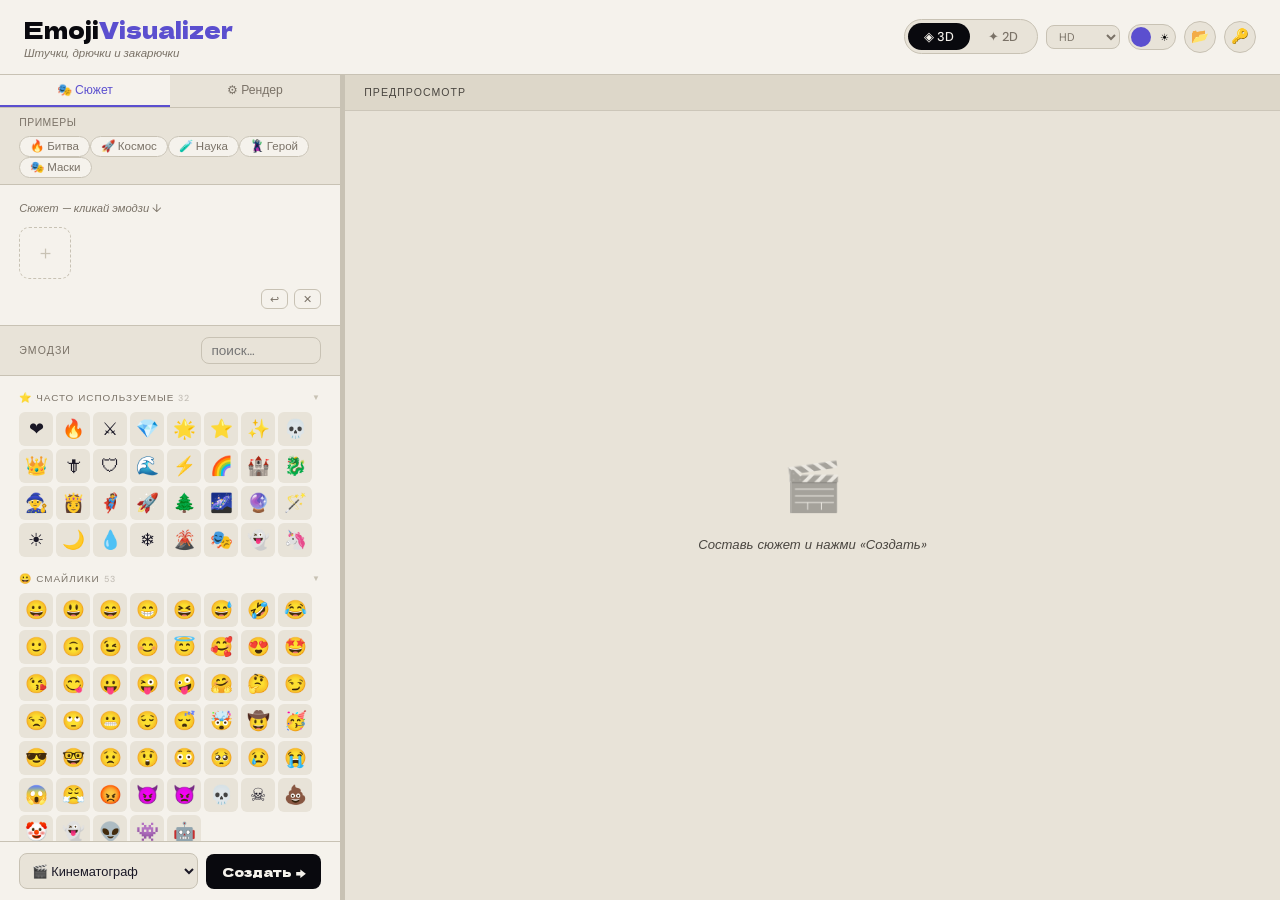
<file: index.html>
<!DOCTYPE html>
<!-- Главная оболочка приложения: панель сюжета + окно предпросмотра -->
<html lang="ru">
<head>
<meta charset="UTF-8">
<meta name="viewport" content="width=device-width, initial-scale=1.0">
<meta name="description" content="EmojiVisualizer — AI-powered 3D visual art generator from emoji stories">
<meta name="theme-color" content="#5b4fcf">
<link rel="icon" href="data:image/svg+xml,<svg xmlns=%22http://www.w3.org/2000/svg%22 viewBox=%220 0 100 100%22><text y=%22.9em%22 font-size=%2290%22>🎬</text></svg>">
<title>EmojiVisualizer</title>
<link rel="stylesheet" href="style.css">
</head>
<body>
<!-- Верхняя панель управления режимом, темой и настройками API -->
<div class="header">
  <div><div class="logo">Emoji<span>Visualizer</span></div><div class="subtitle">Штучки, дрючки и закарючки</div></div>
  <div style="display:flex;align-items:center;gap:8px">
    <div class="mode-switch">
      <button class="mode-btn active" data-action="mode3d">◈ 3D</button>
      <button class="mode-btn" data-action="mode2d">✦ 2D</button>
    </div>
    <select id="qualitySelect" data-action="quality" style="background:var(--warm);border:1.5px solid var(--line);border-radius:8px;padding:3px 8px;font-family:'DM Sans',sans-serif;font-size:.7rem;color:var(--muted);cursor:pointer" title="Качество рендера"><option value="high" selected>HD</option><option value="med">Норм</option><option value="low">Лёгкий</option></select>
    <button class="theme-toggle" data-action="toggleTheme" title="Тема">
      <span class="ico-moon">🌙</span>
      <span class="ico-sun">☀</span>
      <div class="thumb"></div>
    </button>
    <button data-action="loadScene" style="background:var(--warm);border:1.5px solid var(--line);border-radius:50%;width:32px;height:32px;cursor:pointer;font-size:.9rem;display:flex;align-items:center;justify-content:center" title="Загрузить сцену">📂</button>
    <input type="file" id="sceneFileInput" accept=".html" style="display:none">
    <button data-action="openSettings" style="background:var(--warm);border:1.5px solid var(--line);border-radius:50%;width:32px;height:32px;cursor:pointer;font-size:.9rem;display:flex;align-items:center;justify-content:center" title="API настройки">🔑</button>
  </div>
</div>
<!-- Модальное окно настроек API (провайдер, ключ, модель, endpoint) -->
<div id="settingsModal" style="display:none;position:fixed;inset:0;z-index:9999;background:rgba(0,0,0,.5);backdrop-filter:blur(4px);align-items:center;justify-content:center">
  <div style="background:var(--deep);border:1px solid rgba(255,255,255,.1);border-radius:14px;padding:20px;max-width:400px;width:90%;color:#d4d0c8;box-shadow:0 20px 60px rgba(0,0,0,.5)">
    <div style="display:flex;justify-content:space-between;align-items:center;margin-bottom:14px">
      <span style="font-size:.85rem;font-weight:500;color:rgba(255,255,255,.7)">🔑 API Настройки</span>
      <button data-action="closeSettings" style="background:rgba(255,255,255,.06);border:none;border-radius:50%;width:24px;height:24px;color:rgba(255,255,255,.4);cursor:pointer;font-size:.7rem">✕</button>
    </div>
    <div style="margin-bottom:12px">
      <div style="font-size:.68rem;color:rgba(255,255,255,.35);margin-bottom:4px;text-transform:uppercase;letter-spacing:.06em">Провайдер</div>
      <select id="apiProvider" style="width:100%;background:rgba(255,255,255,.06);border:1px solid rgba(255,255,255,.1);border-radius:8px;padding:8px;color:#d4d0c8;font-family:'DM Sans',sans-serif;font-size:.82rem">
        <option value="claude_ai">Claude.ai (без ключа, только в артифакте)</option>
        <option value="gemini">Gemini (бесплатный ключ)</option>
        <option value="openrouter">OpenRouter</option>
        <option value="custom">Кастомный OpenAI-совместимый</option>
      </select>
    </div>
    <div id="apiKeyWrap" style="margin-bottom:12px;display:none">
      <div style="font-size:.68rem;color:rgba(255,255,255,.35);margin-bottom:4px;text-transform:uppercase;letter-spacing:.06em">API Ключ</div>
      <input type="password" id="apiKey" placeholder="sk-or-... или sk-ant-..." style="width:100%;background:rgba(255,255,255,.06);border:1px solid rgba(255,255,255,.1);border-radius:8px;padding:8px;color:#d4d0c8;font-family:'DM Sans',sans-serif;font-size:.82rem">
    </div>
    <div id="customUrlWrap" style="margin-bottom:12px;display:none">
      <div style="font-size:.68rem;color:rgba(255,255,255,.35);margin-bottom:4px;text-transform:uppercase;letter-spacing:.06em">Endpoint URL</div>
      <input type="text" id="customUrl" placeholder="https://api.example.com/v1/chat/completions" style="width:100%;background:rgba(255,255,255,.06);border:1px solid rgba(255,255,255,.1);border-radius:8px;padding:8px;color:#d4d0c8;font-family:'DM Sans',sans-serif;font-size:.82rem">
    </div>
    <div id="modelWrap" style="margin-bottom:14px;display:none">
      <div style="font-size:.68rem;color:rgba(255,255,255,.35);margin-bottom:4px;text-transform:uppercase;letter-spacing:.06em">Модель</div>
      <input type="text" id="apiModel" value="anthropic/claude-sonnet-4-20250514" style="width:100%;background:rgba(255,255,255,.06);border:1px solid rgba(255,255,255,.1);border-radius:8px;padding:8px;color:#d4d0c8;font-family:'DM Sans',sans-serif;font-size:.82rem">
    </div>
    <div style="font-size:.65rem;color:rgba(255,255,255,.2);line-height:1.4;margin-bottom:14px" id="apiHint">Работает внутри Claude.ai без ключа. Для автономного использования выберите OpenRouter.</div>
    <button data-action="saveSettings" style="width:100%;padding:8px;background:var(--violet);border:none;border-radius:8px;color:#fff;font-family:'DM Sans',sans-serif;font-size:.82rem;font-weight:500;cursor:pointer">Сохранить</button>
  </div>
</div>
<!-- Рабочая зона: слева сценарий/рендер-контролы, справа сцена -->
<div class="workspace">
  <div class="left-panel" id="leftPanel">
    <div class="inner-tabs">
      <button class="inner-tab active" data-action="tabStory">🎭 Сюжет</button>
      <button class="inner-tab" data-action="tabRender">⚙ Рендер</button>
    </div>
    <div class="tab-content active" id="tcStory">
      <div class="examples-bar"><span class="ex-label">Примеры</span><span id="exChips"></span></div>
      <div class="story-strip-wrap">
        <div class="strip-label">Сюжет — кликай эмодзи ↓</div>
        <div class="story-strip" id="strip"></div>
        <div style="display:flex;justify-content:flex-end;margin-top:6px"><div class="strip-actions"><button class="sm-btn" data-action="undo">↩</button><button class="sm-btn" data-action="clear">✕</button></div></div>
      </div>
      <div class="section-head"><span class="section-label">Эмодзи</span><input class="picker-search" id="search" placeholder="поиск…" style="width:120px;margin:0;padding:.25rem .6rem"></div>
      <div class="picker-wrap" id="picker"></div>
      <div class="gen-bar">
        <select class="style-select" id="styleSelect"><option value="cinematic">🎬 Кинематограф</option><option value="anime">🌸 Аниме</option><option value="watercolor">🎨 Акварель</option><option value="pixelart">👾 Пиксель-арт</option><option value="lowpoly">🔺 Low-poly</option><option value="realistic">📷 Реализм</option><option value="surreal">🌀 Сюрреализм</option><option value="chrometype">⛓ Chrometype</option><option value="solarpunk">🔮 Solarpunk</option><option value="y2k">💿 Y2K</option><option value="webcore">🕸 Webcore</option><option value="dreamcore">👁 Dreamcore</option><option value="glass">🫧 Glassmorphism</option><option value="void">🌑 Void</option><option value="candy">🍬 Candy</option></select>
        <button class="gen-btn" id="genBtn" data-action="generate">Создать →</button><button class="gen-btn" id="addBtn" data-action="addToScene" style="display:none;background:var(--violet);font-size:.72rem;padding:6px 12px" title="Добавить выбранные эмодзи в текущую сцену">＋ В сцену</button>
      </div>
    </div>
    <div class="tab-content" id="tcRender">
      <div class="rp-empty" id="rpEmpty"><div class="rp-empty-text">Сгенерируйте сцену<br>на вкладке «Сюжет»</div></div>
      
      <div class="render-scroll" id="rpCtrl" style="display:none">
        <div class="rp-section" id="secL"><div class="rp-section-head" data-action="toggle" data-sec="secL"><span class="rp-section-title">💡 Освещение</span><span class="rp-chevron">▼</span></div><div class="rp-section-body">
          <div class="rp-row"><span class="rp-label">Направл.</span><input type="color" class="rp-color" data-light="dirC" value="#ffeedd"><input type="range" class="rp-range" data-light="dirI" min="0" max="10" step="0.1" value="2.0"><span class="rp-val">2.00</span><button class="rp-rst" data-rst-light="dirC:#ffeedd,dirI:2.0" title="Сброс">↺</button></div>
          <div id="pointLightsWrap"></div>
          <button class="gm-add" data-action="addPointLight">＋ Добавить Point Light</button>
          <div class="rp-row"><span class="rp-label">Поз. X</span><input type="range" class="rp-range" data-light="dirX" min="-20" max="20" step="0.5" value="5"><span class="rp-val">5.0</span><button class="rp-rst" data-rst-light="dirX:5" title="Сброс">↺</button></div>
          <div class="rp-row"><span class="rp-label">Поз. Y</span><input type="range" class="rp-range" data-light="dirY" min="-20" max="20" step="0.5" value="10"><span class="rp-val">10.0</span><button class="rp-rst" data-rst-light="dirY:10" title="Сброс">↺</button></div>
          <div class="rp-row"><span class="rp-label">Поз. Z</span><input type="range" class="rp-range" data-light="dirZ" min="-20" max="20" step="0.5" value="5"><span class="rp-val">5.0</span><button class="rp-rst" data-rst-light="dirZ:5" title="Сброс">↺</button></div>
          <div class="rp-row"><span class="rp-label">Фон</span><input type="color" class="rp-color" data-light="bgC" value="#04080f"></div>
          <div class="rp-row"><span class="rp-label">Отражение</span><input type="range" class="rp-range" data-light="envI" min="0" max="5" step="0.1" value="1"><span class="rp-val">1.0</span><button class="rp-rst" data-rst-light="envI:1" title="Сброс">↺</button></div>
          <div class="rp-row"><span class="rp-label">Экспоз.</span><input type="range" class="rp-range" data-light="expo" min="0.1" max="3" step="0.05" value="1"><span class="rp-val">1.00</span><button class="rp-rst" data-rst-light="expo:1" title="Сброс">↺</button></div>
        </div></div>
        <div class="rp-section" id="secC"><div class="rp-section-head" data-action="toggle" data-sec="secC"><span class="rp-section-title">🎨 Цветокоррекция</span><span class="rp-chevron">▼</span></div><div class="rp-section-body">
          <div class="rp-row"><span class="rp-label">Яркость</span><input type="range" class="rp-range" data-cc="bright" min="0.2" max="3" step="0.05" value="1"><span class="rp-val">1.00</span><button class="rp-rst" data-rst-cc="bright:1" title="Сброс">↺</button></div>
          <div class="rp-row"><span class="rp-label">Контраст</span><input type="range" class="rp-range" data-cc="contrast" min="0.2" max="3" step="0.05" value="1"><span class="rp-val">1.00</span><button class="rp-rst" data-rst-cc="contrast:1" title="Сброс">↺</button></div>
          <div class="rp-row"><span class="rp-label">Насыщ.</span><input type="range" class="rp-range" data-cc="sat" min="0" max="3" step="0.05" value="1"><span class="rp-val">1.00</span><button class="rp-rst" data-rst-cc="sat:1" title="Сброс">↺</button></div>
          <div class="rp-row"><span class="rp-label">Hue</span><input type="range" class="rp-range" data-cc="hue" min="0" max="360" step="1" value="0"><span class="rp-val">0°</span><button class="rp-rst" data-rst-cc="hue:0" title="Сброс">↺</button></div>
          <div class="rp-row"><span class="rp-label">Сепия</span><input type="range" class="rp-range" data-cc="sepia" min="0" max="1" step="0.05" value="0"><span class="rp-val">0.00</span><button class="rp-rst" data-rst-cc="sepia:0" title="Сброс">↺</button></div>
          <div class="rp-row"><span class="rp-label">Виньетка</span><input type="range" class="rp-range" data-cc="vig" min="0" max="1" step="0.05" value="0"><span class="rp-val">0.00</span><button class="rp-rst" data-rst-cc="vig:0" title="Сброс">↺</button></div>
        </div></div>
                <div class="rp-section" id="secF"><div class="rp-section-head" data-action="toggle" data-sec="secF"><span class="rp-section-title">✨ Эффекты</span><span class="rp-chevron">▼</span></div><div class="rp-section-body">
          <div class="rp-row"><span class="rp-label">Зерно</span><input type="range" class="rp-range" data-fx="grain" min="0" max="1" step="0.05" value="0"><span class="rp-val">0.00</span><button class="rp-rst" data-rst-fx="grain:0" title="Сброс">↺</button></div>
          <div class="rp-row"><span class="rp-label">Scanlines</span><input type="range" class="rp-range" data-fx="scanlines" min="0" max="1" step="0.05" value="0"><span class="rp-val">0.00</span><button class="rp-rst" data-rst-fx="scanlines:0" title="Сброс">↺</button></div>
          <div class="rp-row"><span class="rp-label">Размытие</span><input type="range" class="rp-range" data-fx="blur" min="0" max="10" step="0.5" value="0"><span class="rp-val">0.0</span><button class="rp-rst" data-rst-fx="blur:0" title="Сброс">↺</button></div>
          <div class="rp-row"><span class="rp-label">Инверсия</span><input type="range" class="rp-range" data-fx="invert" min="0" max="1" step="0.05" value="0"><span class="rp-val">0.00</span><button class="rp-rst" data-rst-fx="invert:0" title="Сброс">↺</button></div>
          <div class="rp-row"><span class="rp-label">Chrome</span><input type="range" class="rp-range" data-fx="chrome" min="0" max="1" step="0.05" value="0"><span class="rp-val">0.00</span><button class="rp-rst" data-rst-fx="chrome:0" title="Сброс">↺</button></div>
          <div class="rp-row"><span class="rp-label">Glass</span><input type="range" class="rp-range" data-fx="glass" min="0" max="1" step="0.05" value="0"><span class="rp-val">0.00</span><button class="rp-rst" data-rst-fx="glass:0" title="Сброс">↺</button></div>

        </div></div>
        <div class="rp-section" id="secG"><div class="rp-section-head" data-action="toggle" data-sec="secG"><span class="rp-section-title">🌈 Карты градиента</span><span class="rp-chevron">▼</span></div><div class="rp-section-body"><div id="gmList" class="gm-list"></div><button class="gm-add" data-action="addGM">＋ Добавить градиент</button></div></div>
        <div class="rp-section" id="secO"><div class="rp-section-head" data-action="toggle" data-sec="secO"><span class="rp-section-title">🎯 Объекты</span><span class="rp-chevron">▼</span></div><div class="rp-section-body"><div style="font-size:.7rem;color:var(--render-txt2);font-style:italic">Кликните объект в сцене или ☑ несколько</div><div id="objList"></div><div style="display:flex;gap:4px;margin-top:6px;flex-wrap:wrap"><button class="tex-btn" data-action="batchRotX" title="Повернуть выбранные на 90° по X">☑ ↻X</button><button class="tex-btn" data-action="batchRotZ" title="Повернуть на 90° по Z">☑ ↻Z</button><button class="tex-btn" data-action="batchHide" title="Скрыть выбранные">☑ 🚫</button><button class="tex-btn" data-action="batchShow" title="Показать выбранные">☑ 👁</button></div></div></div>
        <button class="rp-reset" data-action="resetAll">↺ Сбросить</button>
      </div>
    </div>
  </div>
  <div class="resizer" id="resizer"></div>
  <div class="output">
    <div class="output-head"><span class="output-label" id="outLabel">Предпросмотр</span><div class="out-actions"><button class="out-btn" id="camLockBtn" style="display:none" data-action="toggleCamLock">🔓 Камера</button><button class="out-btn" id="copyBtn" style="display:none" data-action="copy">⎘ HTML</button><button class="out-btn" id="fsBtn" style="display:none" data-action="fs">⤓ HTML</button><select id="camAnim" style="display:none;background:var(--render-head);border:1px solid var(--render-border);border-radius:6px;padding:3px 6px;font-family:'DM Sans',sans-serif;font-size:.65rem;color:var(--render-txt)"><option value="none">Без анимации</option><option value="orbit">🔄 Орбита</option><option value="slow">🐌 Медл. орбита</option><option value="zoomin">🔍 Наезд</option><option value="rise">⬆ Подъём</option><option value="spiral">🌀 Спираль</option></select><button class="out-btn" id="recBtn" style="display:none" data-action="startRec">⏺ Запись</button></div></div>
    <div class="scene-wrap" id="sceneWrap">
      <div class="placeholder" id="phView"><div class="ph-art">🎬</div><div class="ph-text">Составь сюжет и нажми «Создать»</div></div>
      <div class="loader-view" id="loader" style="display:none"><div class="pulse-ring"></div><div class="loader-caption" id="loadCap">Интерпретирую…</div><div id="loadStrip" style="font-size:1.3rem;margin-top:.5rem"></div></div>
      <iframe class="scene-frame" id="sceneFrame" style="display:none"></iframe>
      <canvas id="gradC" class="grad-overlay"></canvas>
      <canvas id="grainOvl" class="filter-overlay filter-grain"></canvas>
      <div id="scanOvl" class="filter-overlay filter-scanlines"></div>
      <canvas id="vigC" class="vig-overlay"></canvas>
    </div>
    <div class="obj-ctx" id="objCtx">
      <div class="obj-ctx-head"><span class="obj-ctx-name" id="ctxName">Объект</span><button class="obj-ctx-x" data-action="closeCtx">✕</button></div>
      <div class="obj-sec"><div class="obj-lbl">Анимация</div><div class="tex-grid" id="animG"></div></div>
      <div class="obj-sec"><div class="obj-lbl">Гизмо</div><div class="rp-row"><button class="tex-btn" data-action="gizmoRotate" style="flex:1;text-align:center">↻ Вращать</button><button class="tex-btn" data-action="gizmoMove" style="flex:1;text-align:center">✥ Двигать</button><button class="tex-btn" data-action="gizmoScale" style="flex:1;text-align:center">⤡ Масштаб</button></div></div>
      
      <div class="obj-sec"><div class="obj-lbl">Материал</div>
        <div class="rp-row"><span class="rp-label" style="min-width:45px">Цвет</span><input type="color" class="rp-color" data-obj="color" value="#ffffff"></div>
        <div class="rp-row" style="margin-top:5px"><span class="rp-label" style="min-width:45px">Rough</span><input type="range" class="rp-range" data-obj="rough" min="0" max="1" step="0.05" value="0.5"><span class="rp-val">0.50</span></div>
        <div class="rp-row" style="margin-top:5px"><span class="rp-label" style="min-width:45px">Metal</span><input type="range" class="rp-range" data-obj="metal" min="0" max="1" step="0.05" value="0"><span class="rp-val">0.00</span></div>
        <div class="rp-row" style="margin-top:5px"><span class="rp-label" style="min-width:45px">Opacity</span><input type="range" class="rp-range" data-obj="opacity" min="0" max="1" step="0.05" value="1"><span class="rp-val">1.00</span></div>
      </div>
      <div class="obj-sec"><div class="obj-lbl">Свечение</div><div class="rp-row"><input type="color" class="rp-color" data-obj="emClr" value="#000000"><input type="range" class="rp-range" data-obj="emInt" min="0" max="3" step="0.1" value="0"><span class="rp-val">0.00</span></div></div>
      <div class="obj-sec"><div class="obj-lbl">Материал</div><div class="tex-grid" id="texG"></div></div>
      <div class="obj-sec"><div class="rp-row"><button class="tex-btn" data-action="deleteObj" style="flex:1;text-align:center;background:var(--rust);color:#fff;border-color:var(--rust)">🗑 Удалить</button></div></div>
      <div class="obj-sec"><div class="rp-row"><button class="tex-btn" data-action="toggleVis" style="flex:1;text-align:center">👁 Видим</button><button class="tex-btn" data-action="toggleWire" style="flex:1;text-align:center">◇ Wire</button></div></div>
    </div>
  </div>

  <!-- Основная логика приложения, генерации и связи с iframe-сценой -->
  <script src="script.js"></script>
</body>
</html>
</file>
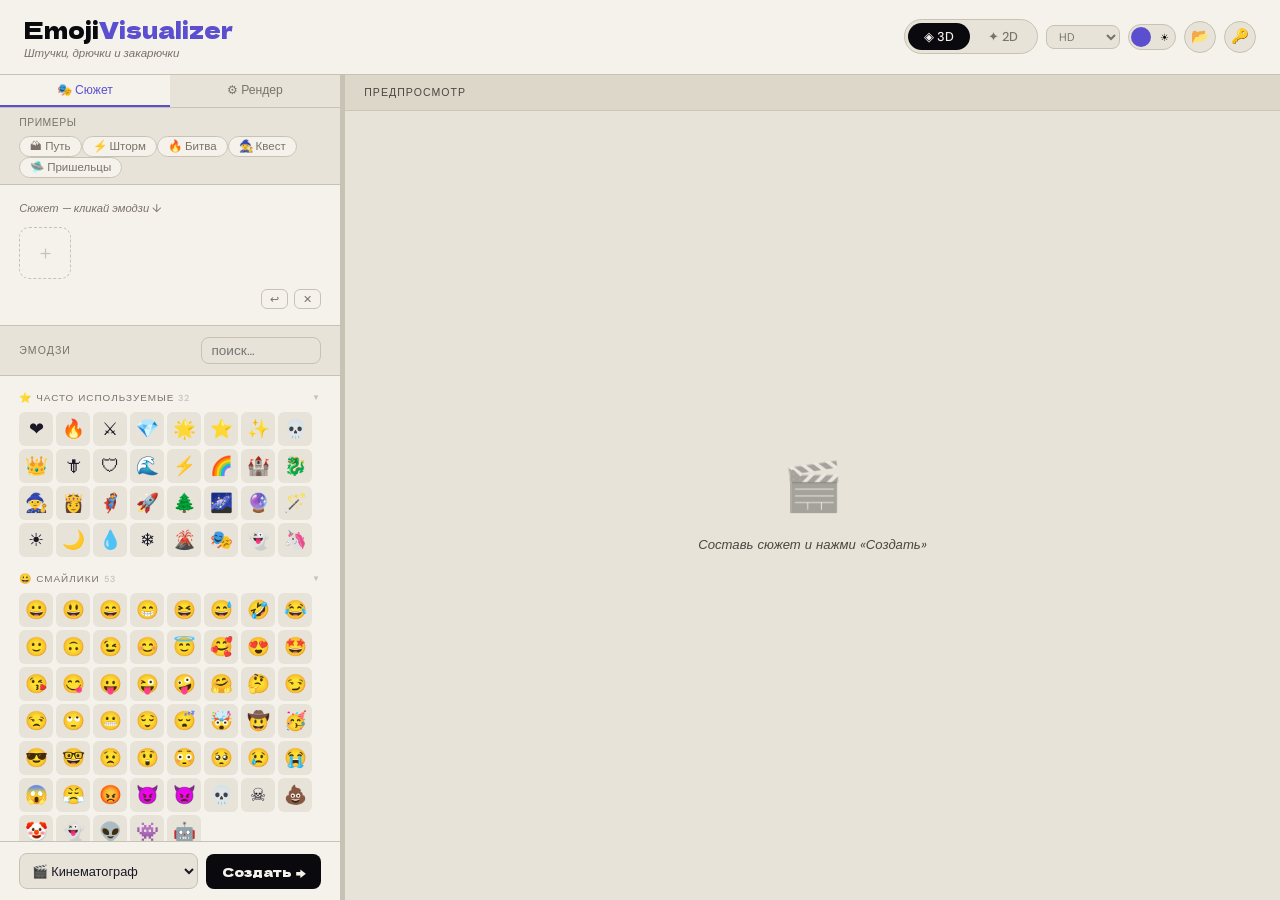
<file: emojivisualizerPrimary.html>
<!DOCTYPE html>
<html lang="ru">
<head>
<meta charset="UTF-8">
<meta name="viewport" content="width=device-width, initial-scale=1.0">
<meta name="description" content="EmojiVisualizer — AI-powered 3D visual art generator from emoji stories">
<meta name="theme-color" content="#5b4fcf">
<link rel="icon" href="data:image/svg+xml,<svg xmlns=%22http://www.w3.org/2000/svg%22 viewBox=%220 0 100 100%22><text y=%22.9em%22 font-size=%2290%22>🎬</text></svg>">
<title>EmojiVisualizer</title>
<style>
@import url('https://fonts.googleapis.com/css2?family=Dela+Gothic+One&family=DM+Sans:ital,opsz,wght@0,9..40,300;0,9..40,500;1,9..40,300&display=swap');
*,*::before,*::after{box-sizing:border-box;margin:0;padding:0}
html{height:100%;transform:none!important}
:root{--ink:#09090e;--paper:#f5f2ec;--warm:#e8e3d8;--line:#c8c2b4;--deep:#1a1826;--violet:#5b4fcf;--violet-l:#7b6fd4;--rust:#c94f2a;--text:#1a1826;--muted:#7a7267;--render-bg:#e8e3d8;--render-head:#ddd7c9;--render-txt:#4a4640}
[data-theme="dark"]{--ink:#e8e3d8;--paper:#121218;--warm:#1c1c26;--line:#2a2a3a;--deep:#0d0d14;--text:#d4d0c8;--muted:#8a8694;--render-bg:#1a1a24;--render-head:#141420;--render-txt:rgba(255,255,255,.4);--render-txt2:rgba(255,255,255,.25);--render-border:rgba(255,255,255,.07)}

.theme-toggle{width:48px;height:26px;border-radius:40px;border:1.5px solid var(--line);background:var(--warm);cursor:pointer;position:relative;transition:all .3s;flex-shrink:0;padding:0}
.theme-toggle .thumb{position:absolute;top:2px;left:2px;width:20px;height:20px;border-radius:50%;background:var(--violet);transition:all .3s;display:flex;align-items:center;justify-content:center;font-size:.7rem}
[data-theme="dark"] .theme-toggle .thumb{left:24px}
.theme-toggle .ico-sun,.theme-toggle .ico-moon{position:absolute;top:50%;transform:translateY(-50%);font-size:.65rem;transition:opacity .2s}
.theme-toggle .ico-sun{right:6px;opacity:1}
.theme-toggle .ico-moon{left:6px;opacity:.3}
[data-theme="dark"] .theme-toggle .ico-sun{opacity:.3}
[data-theme="dark"] .theme-toggle .ico-moon{opacity:1}
body{font-family:'DM Sans',sans-serif;background:var(--paper);color:var(--text);height:100vh;overflow:hidden;display:flex;flex-direction:column;transform:none!important}
*{scrollbar-width:thin;scrollbar-color:var(--line) transparent}
select{background:var(--warm);color:var(--text)}
select option{background:var(--warm);color:var(--text)}
::-webkit-scrollbar{width:6px}
::-webkit-scrollbar-track{background:transparent}
::-webkit-scrollbar-thumb{background:var(--line);border-radius:3px}
::-webkit-scrollbar-thumb:hover{background:var(--muted)}
@media(max-width:780px){body{overflow:auto;height:auto;min-height:100vh}}

.header{padding:.8rem 1.5rem;border-bottom:1.5px solid var(--line);display:flex;align-items:center;justify-content:space-between;background:var(--paper);flex-shrink:0}
.logo{font-family:'Dela Gothic One',sans-serif;font-size:1.4rem;color:var(--ink)}
.logo span{color:var(--violet)}
.subtitle{font-size:.72rem;color:var(--muted);font-style:italic;margin-top:1px}
.mode-switch{display:flex;background:var(--warm);border:1.5px solid var(--line);border-radius:40px;padding:3px;gap:2px}
.mode-btn{padding:5px 16px;border:none;border-radius:40px;font-family:'DM Sans',sans-serif;font-size:.8rem;font-weight:500;cursor:pointer;background:transparent;color:var(--muted);transition:all .2s}
.mode-btn.active{background:var(--ink);color:var(--paper)}

.workspace{display:flex;flex:1;min-height:0;overflow:hidden}
.left-panel{display:flex;flex-direction:column;overflow:hidden;flex-shrink:0;width:340px;min-width:200px;max-width:70%}
.inner-tabs{display:flex;border-bottom:1.5px solid var(--line);background:var(--warm);flex-shrink:0}
.inner-tab{flex:1;padding:7px 10px;border:none;background:transparent;font-family:'DM Sans',sans-serif;font-size:.76rem;font-weight:500;color:var(--muted);cursor:pointer;border-bottom:2px solid transparent;text-align:center}
.inner-tab.active{color:var(--violet);border-bottom-color:var(--violet);background:var(--paper)}
.tab-content{display:none;flex-direction:column;flex:1;min-height:0;overflow:hidden}
.tab-content.active{display:flex}

.section-head{padding:.7rem 1.2rem;border-bottom:1px solid var(--line);display:flex;align-items:center;justify-content:space-between;background:var(--warm);flex-shrink:0}
.section-label{font-size:.66rem;font-weight:500;letter-spacing:.1em;text-transform:uppercase;color:var(--muted)}
.story-strip-wrap{padding:1rem 1.2rem;border-bottom:1.5px solid var(--line);background:var(--paper);flex-shrink:0}
.strip-label{font-size:.7rem;color:var(--muted);margin-bottom:.5rem;font-style:italic}
.story-strip{display:flex;align-items:center;gap:4px;min-height:60px;flex-wrap:wrap}
.story-beat{position:relative;width:52px;height:52px;background:var(--warm);border:1.5px solid var(--line);border-radius:10px;display:flex;align-items:center;justify-content:center;font-size:1.5rem;cursor:default;user-select:none}
.story-beat:hover .remove-beat{opacity:1}
.remove-beat{position:absolute;top:-6px;right:-6px;width:16px;height:16px;background:var(--rust);color:#fff;border-radius:50%;font-size:.6rem;display:flex;align-items:center;justify-content:center;cursor:pointer;opacity:0;transition:opacity .15s;border:1.5px solid var(--paper)}
.arrow-beat{color:var(--line);font-size:.8rem;padding:0 1px}
.beat-empty{width:52px;height:52px;border:1.5px dashed var(--line);border-radius:10px;display:flex;align-items:center;justify-content:center;color:var(--line);font-size:1.2rem;cursor:pointer}
.beat-empty:hover{border-color:var(--violet);color:var(--violet)}
.picker-wrap{flex:1;min-height:0;overflow-y:auto;padding:.8rem 1.2rem}
.picker-search{width:100%;background:var(--warm);border:1.5px solid var(--line);border-radius:8px;padding:.4rem .8rem;font-family:'DM Sans',sans-serif;font-size:.85rem;color:var(--text);outline:none;margin-bottom:.8rem}
.picker-search:focus{border-color:var(--violet)}
.picker-cat{margin-bottom:.8rem}
.cat-name{font-size:.62rem;font-weight:500;letter-spacing:.1em;text-transform:uppercase;color:var(--muted);margin-bottom:.4rem;cursor:pointer;display:flex;align-items:center;justify-content:space-between;user-select:none;padding:2px 0}
.cat-name:hover{color:var(--violet)}
.cat-chevron{font-size:.5rem;transition:transform .2s;color:var(--line)}
.picker-cat.collapsed .emoji-row{display:none}
.picker-cat.collapsed .cat-chevron{transform:rotate(-90deg)}
.emoji-row{display:flex;flex-wrap:wrap;gap:3px}
.ep{width:34px;height:34px;border-radius:6px;background:var(--warm);border:1px solid transparent;display:flex;align-items:center;justify-content:center;font-size:1.15rem;cursor:pointer;transition:all .12s}
.ep:hover{background:#fff;border-color:var(--violet);transform:scale(1.15)}
.strip-actions{display:flex;gap:6px}
.sm-btn{background:transparent;border:1px solid var(--line);border-radius:6px;padding:2px 8px;font-family:'DM Sans',sans-serif;font-size:.7rem;color:var(--muted);cursor:pointer}
.sm-btn:hover{color:var(--text);border-color:var(--text)}
.gen-bar{padding:.7rem 1.2rem;border-top:1.5px solid var(--line);background:var(--paper);display:flex;gap:8px;align-items:center;flex-shrink:0}
.style-select{flex:1;min-width:0;background:var(--warm);border:1.5px solid var(--line);border-radius:8px;padding:.45rem .5rem;font-family:'DM Sans',sans-serif;font-size:.8rem;color:var(--text);outline:none;cursor:pointer}
.gen-btn{padding:.5rem 1rem;background:var(--ink);color:var(--paper);border:none;border-radius:8px;font-family:'Dela Gothic One',sans-serif;font-size:.82rem;cursor:pointer;transition:all .2s;white-space:nowrap;flex-shrink:0}
.gen-btn:hover{background:var(--violet)}
.gen-btn:disabled{opacity:.4;cursor:not-allowed}
.examples-bar{padding:.5rem 1.2rem;border-bottom:1px solid var(--line);display:flex;gap:5px;flex-wrap:wrap;align-items:center;background:var(--warm);flex-shrink:0;overflow:hidden}
.ex-label{font-size:.65rem;color:var(--muted);margin-right:3px;letter-spacing:.05em;text-transform:uppercase}
.ex-chip{background:var(--paper);border:1.5px solid var(--line);border-radius:20px;padding:2px 10px;font-size:.72rem;color:var(--muted);cursor:pointer;white-space:nowrap;flex-shrink:0}
.ex-chip:hover{border-color:var(--violet);color:var(--violet)}

.resizer{width:5px;background:var(--line);cursor:col-resize;flex-shrink:0;transition:background .15s;z-index:10}
.resizer:hover,.resizer.dragging{background:var(--violet)}

.output{display:flex;flex-direction:column;overflow:hidden;flex:1;min-width:0;background:var(--render-bg);position:relative}
.output-head{padding:.7rem 1.2rem;border-bottom:1px solid rgba(0,0,0,.08);display:flex;align-items:center;justify-content:space-between;background:var(--render-head);flex-shrink:0}
.output-label{font-size:.66rem;font-weight:500;letter-spacing:.1em;text-transform:uppercase;color:var(--render-txt)}
.out-actions{display:flex;gap:6px}
.out-btn{background:rgba(0,0,0,.06);border:1px solid rgba(0,0,0,.1);border-radius:6px;padding:3px 10px;font-family:'DM Sans',sans-serif;font-size:.7rem;color:var(--render-txt);cursor:pointer}
[data-theme="dark"] .out-btn{background:rgba(255,255,255,.07);border-color:rgba(255,255,255,.12)}
.out-btn:hover{color:var(--ink);background:rgba(128,128,128,.15)}
.scene-wrap{flex:1;display:flex;flex-direction:column;position:relative;overflow:hidden}
.scene-frame{flex:1;width:100%;border:none;background:transparent}
.placeholder,.loader-view{flex:1;display:flex;flex-direction:column;align-items:center;justify-content:center;gap:1rem;color:var(--render-txt);padding:2rem;text-align:center}
.ph-art{font-size:3rem;opacity:.4}
.ph-text{font-size:.82rem;line-height:1.6;max-width:260px;color:var(--render-txt);font-style:italic}
.pulse-ring{width:48px;height:48px;border-radius:50%;border:2px solid var(--violet);border-top-color:var(--violet-l);animation:spin 1s linear infinite;opacity:.7}
@keyframes spin{to{transform:rotate(360deg)}}
.loader-caption{font-size:.8rem;color:var(--render-txt);font-style:italic}

/* RENDER TAB */
.render-scroll{flex:1;overflow-y:auto;background:var(--render-head);color:var(--text);scrollbar-width:thin;scrollbar-color:var(--line) transparent}
.rp-section{border-bottom:1px solid var(--render-border)}
.rp-section-head{padding:.6rem 1rem;display:flex;align-items:center;justify-content:space-between;cursor:pointer;user-select:none}
.rp-section-head:hover{background:rgba(128,128,128,.08)}
.rp-section-title{font-size:.7rem;font-weight:500;letter-spacing:.06em;text-transform:uppercase;color:var(--render-txt);display:flex;align-items:center;gap:5px}
.rp-chevron{font-size:.55rem;color:var(--render-txt2);transition:transform .2s}
.rp-section.collapsed .rp-chevron{transform:rotate(-90deg)}
.rp-section.collapsed .rp-section-body{display:none}
.rp-section-body{padding:0 1rem .7rem;display:flex;flex-direction:column;gap:8px}
.rp-row{display:flex;align-items:center;gap:6px}
.rp-label{font-size:.68rem;color:var(--render-txt);min-width:58px;flex-shrink:0}
.rp-color{width:24px;height:24px;border:2px solid var(--render-border);border-radius:5px;cursor:pointer;background:none;padding:0;overflow:hidden}
.rp-color::-webkit-color-swatch-wrapper{padding:0}
.rp-color::-webkit-color-swatch{border:none;border-radius:3px}
.rp-range{flex:1;height:4px;-webkit-appearance:none;appearance:none;background:rgba(128,128,128,.2);border-radius:4px;outline:none}
.rp-range::-webkit-slider-thumb{-webkit-appearance:none;width:14px;height:14px;border-radius:50%;background:var(--violet-l);cursor:pointer;border:2px solid var(--deep)}
.rp-val{font-size:.64rem;color:var(--render-txt);min-width:28px;text-align:right;font-variant-numeric:tabular-nums}
.gm-list{display:flex;flex-direction:column;gap:5px}
.gm-card{background:rgba(128,128,128,.06);border:1px solid var(--render-border);border-radius:7px;padding:7px 9px;display:flex;flex-direction:column;gap:5px}
.gm-card.on{border-color:var(--violet)}
.gm-preview{height:14px;border-radius:3px;flex:1}
.gm-btn{width:16px;height:16px;border-radius:3px;border:1px solid var(--render-border);background:transparent;cursor:pointer;display:flex;align-items:center;justify-content:center;font-size:.5rem;color:var(--render-txt2);flex-shrink:0}
.gm-btn:hover{background:rgba(255,255,255,.1)}
.gm-btn.on{background:var(--violet);border-color:var(--violet);color:#fff}
.gm-add{width:100%;padding:5px;border:1.5px dashed var(--render-border);border-radius:7px;background:transparent;color:var(--render-txt2);font-family:'DM Sans',sans-serif;font-size:.7rem;cursor:pointer;text-align:center}
.gm-add:hover{border-color:var(--violet);color:var(--violet-l)}
.gm-colors{display:flex;gap:3px;margin-top:3px}
.gm-clr{width:22px;height:22px;border:1.5px solid var(--render-border);border-radius:4px;cursor:pointer;padding:0;background:none;overflow:hidden}
.gm-clr::-webkit-color-swatch-wrapper{padding:0}
.gm-clr::-webkit-color-swatch{border:none;border-radius:2px}
.rp-rst{width:16px;height:16px;border-radius:3px;border:1px solid var(--render-border);background:transparent;color:var(--render-txt2);font-size:.55rem;cursor:pointer;display:flex;align-items:center;justify-content:center;flex-shrink:0;padding:0}
.rp-rst:hover{background:var(--rust);color:#fff;border-color:var(--rust)}
.rp-empty{flex:1;display:flex;align-items:center;justify-content:center;padding:2rem;text-align:center;background:var(--render-head)}
.rp-empty-text{font-size:.8rem;color:var(--render-txt);font-style:italic;line-height:1.5}
.rp-reset{margin:8px 1rem 12px;padding:5px 10px;border:1px solid var(--render-border);border-radius:6px;background:rgba(128,128,128,.06);color:var(--render-txt);font-family:'DM Sans',sans-serif;font-size:.7rem;cursor:pointer;text-align:center}
.rp-reset:hover{background:var(--rust);border-color:var(--rust);color:#fff}


.filter-overlay{position:absolute;top:0;left:0;right:0;bottom:0;pointer-events:none;z-index:7}
.filter-grain{opacity:0}
.filter-scanlines{background:repeating-linear-gradient(0deg,rgba(0,0,0,.06) 0px,rgba(0,0,0,.06) 1px,transparent 1px,transparent 3px);opacity:0}
.grad-overlay{position:absolute;top:0;left:0;right:0;bottom:0;pointer-events:none;z-index:5;opacity:0}
.vig-overlay{position:absolute;top:0;left:0;right:0;bottom:0;pointer-events:none;z-index:6;opacity:0}

.obj-ctx{display:none;position:absolute;z-index:1000;background:var(--render-head);border:1px solid var(--render-border);right:8px;top:50px;left:auto;border-radius:10px;padding:10px;min-width:240px;max-width:280px;box-shadow:0 10px 35px rgba(0,0,0,.5);color:#d4d0c8}
.obj-ctx.visible{display:block}
.obj-ctx-head{display:flex;align-items:center;justify-content:space-between;padding-bottom:6px;border-bottom:1px solid var(--render-border);margin-bottom:8px}
.obj-ctx-name{font-size:.74rem;font-weight:500;color:var(--render-txt)}
.obj-ctx-x{width:18px;height:18px;border-radius:50%;background:rgba(128,128,128,.1);border:none;color:var(--render-txt);cursor:pointer;display:flex;align-items:center;justify-content:center;font-size:.6rem}
.obj-sec{margin-bottom:8px}
.obj-lbl{font-size:.6rem;letter-spacing:.08em;text-transform:uppercase;color:var(--render-txt2);margin-bottom:5px}
.tex-grid{display:flex;flex-wrap:wrap;gap:3px}
.tex-btn{padding:2px 7px;border-radius:4px;border:1px solid var(--render-border);background:rgba(128,128,128,.06);color:var(--render-txt);font-family:'DM Sans',sans-serif;font-size:.62rem;cursor:pointer}
.tex-btn:hover,.tex-btn.active{background:var(--violet);border-color:var(--violet);color:#fff}

@media(max-width:780px){
  .header{padding:.5rem .8rem;flex-wrap:wrap;gap:6px}
  .logo{font-size:1.1rem}
  .subtitle{display:none}
  .mode-btn{padding:4px 12px;font-size:.72rem}
  .workspace{flex-direction:column;overflow-y:auto;overflow-x:hidden}
  .left-panel{width:100%!important;max-width:100%!important;min-width:100%!important;max-height:none!important;flex-shrink:0;height:auto!important;overflow:visible}
  .tab-content.active{display:flex;max-height:none;overflow:visible}
  .picker-wrap{max-height:35vh;overflow-y:auto}
  .resizer{display:none}
  .output{min-height:50vh;flex-shrink:0}
  .scene-wrap{min-height:45vh}
  .gen-bar{flex-wrap:wrap}
  .gen-btn{width:100%}
  .story-strip-wrap{padding:.7rem .8rem}
  .story-beat{width:44px;height:44px;font-size:1.2rem}
  .beat-empty{width:44px;height:44px}
  .ep{width:30px;height:30px;font-size:1rem}
  .examples-bar{padding:.4rem .8rem}
  .section-head{padding:.5rem .8rem}
  .inner-tab{padding:6px 8px;font-size:.72rem}
  .obj-ctx{position:fixed!important;left:8px!important;right:8px!important;top:auto!important;bottom:8px!important;max-width:none!important;min-width:0!important;max-height:60vh;overflow-y:auto;border-radius:14px}
  .rp-section-body{padding:0 .8rem .6rem}
  .render-scroll{max-height:50vh}
}
</style>
</head>
<body>
<div class="header">
  <div><div class="logo">Emoji<span>Visualizer</span></div><div class="subtitle">Штучки, дрючки и закарючки</div></div>
  <div style="display:flex;align-items:center;gap:8px">
    <div class="mode-switch">
      <button class="mode-btn active" data-action="mode3d">◈ 3D</button>
      <button class="mode-btn" data-action="mode2d">✦ 2D</button>
    </div>
    <select id="qualitySelect" data-action="quality" style="background:var(--warm);border:1.5px solid var(--line);border-radius:8px;padding:3px 8px;font-family:'DM Sans',sans-serif;font-size:.7rem;color:var(--muted);cursor:pointer" title="Качество рендера"><option value="high" selected>HD</option><option value="med">Норм</option><option value="low">Лёгкий</option></select>
    <button class="theme-toggle" data-action="toggleTheme" title="Тема">
      <span class="ico-moon">🌙</span>
      <span class="ico-sun">☀</span>
      <div class="thumb"></div>
    </button>
    <button data-action="loadScene" style="background:var(--warm);border:1.5px solid var(--line);border-radius:50%;width:32px;height:32px;cursor:pointer;font-size:.9rem;display:flex;align-items:center;justify-content:center" title="Загрузить сцену">📂</button>
    <input type="file" id="sceneFileInput" accept=".html" style="display:none">
    <button data-action="openSettings" style="background:var(--warm);border:1.5px solid var(--line);border-radius:50%;width:32px;height:32px;cursor:pointer;font-size:.9rem;display:flex;align-items:center;justify-content:center" title="API настройки">🔑</button>
  </div>
</div>
<!-- Settings Modal -->
<div id="settingsModal" style="display:none;position:fixed;inset:0;z-index:9999;background:rgba(0,0,0,.5);backdrop-filter:blur(4px);align-items:center;justify-content:center">
  <div style="background:var(--deep);border:1px solid rgba(255,255,255,.1);border-radius:14px;padding:20px;max-width:400px;width:90%;color:#d4d0c8;box-shadow:0 20px 60px rgba(0,0,0,.5)">
    <div style="display:flex;justify-content:space-between;align-items:center;margin-bottom:14px">
      <span style="font-size:.85rem;font-weight:500;color:rgba(255,255,255,.7)">🔑 API Настройки</span>
      <button data-action="closeSettings" style="background:rgba(255,255,255,.06);border:none;border-radius:50%;width:24px;height:24px;color:rgba(255,255,255,.4);cursor:pointer;font-size:.7rem">✕</button>
    </div>
    <div style="margin-bottom:12px">
      <div style="font-size:.68rem;color:rgba(255,255,255,.35);margin-bottom:4px;text-transform:uppercase;letter-spacing:.06em">Провайдер</div>
      <select id="apiProvider" style="width:100%;background:rgba(255,255,255,.06);border:1px solid rgba(255,255,255,.1);border-radius:8px;padding:8px;color:#d4d0c8;font-family:'DM Sans',sans-serif;font-size:.82rem">
        <option value="claude_ai">Claude.ai (без ключа, только в артифакте)</option>
        <option value="gemini">Gemini (бесплатный ключ)</option>
        <option value="openrouter">OpenRouter</option>
        <option value="custom">Кастомный OpenAI-совместимый</option>
      </select>
    </div>
    <div id="apiKeyWrap" style="margin-bottom:12px;display:none">
      <div style="font-size:.68rem;color:rgba(255,255,255,.35);margin-bottom:4px;text-transform:uppercase;letter-spacing:.06em">API Ключ</div>
      <input type="password" id="apiKey" placeholder="sk-or-... или sk-ant-..." style="width:100%;background:rgba(255,255,255,.06);border:1px solid rgba(255,255,255,.1);border-radius:8px;padding:8px;color:#d4d0c8;font-family:'DM Sans',sans-serif;font-size:.82rem">
    </div>
    <div id="customUrlWrap" style="margin-bottom:12px;display:none">
      <div style="font-size:.68rem;color:rgba(255,255,255,.35);margin-bottom:4px;text-transform:uppercase;letter-spacing:.06em">Endpoint URL</div>
      <input type="text" id="customUrl" placeholder="https://api.example.com/v1/chat/completions" style="width:100%;background:rgba(255,255,255,.06);border:1px solid rgba(255,255,255,.1);border-radius:8px;padding:8px;color:#d4d0c8;font-family:'DM Sans',sans-serif;font-size:.82rem">
    </div>
    <div id="modelWrap" style="margin-bottom:14px;display:none">
      <div style="font-size:.68rem;color:rgba(255,255,255,.35);margin-bottom:4px;text-transform:uppercase;letter-spacing:.06em">Модель</div>
      <input type="text" id="apiModel" value="anthropic/claude-sonnet-4-20250514" style="width:100%;background:rgba(255,255,255,.06);border:1px solid rgba(255,255,255,.1);border-radius:8px;padding:8px;color:#d4d0c8;font-family:'DM Sans',sans-serif;font-size:.82rem">
    </div>
    <div style="font-size:.65rem;color:rgba(255,255,255,.2);line-height:1.4;margin-bottom:14px" id="apiHint">Работает внутри Claude.ai без ключа. Для автономного использования выберите OpenRouter.</div>
    <button data-action="saveSettings" style="width:100%;padding:8px;background:var(--violet);border:none;border-radius:8px;color:#fff;font-family:'DM Sans',sans-serif;font-size:.82rem;font-weight:500;cursor:pointer">Сохранить</button>
  </div>
</div>
<div class="workspace">
  <div class="left-panel" id="leftPanel">
    <div class="inner-tabs">
      <button class="inner-tab active" data-action="tabStory">🎭 Сюжет</button>
      <button class="inner-tab" data-action="tabRender">⚙ Рендер</button>
    </div>
    <div class="tab-content active" id="tcStory">
      <div class="examples-bar"><span class="ex-label">Примеры</span><span id="exChips"></span></div>
      <div class="story-strip-wrap">
        <div class="strip-label">Сюжет — кликай эмодзи ↓</div>
        <div class="story-strip" id="strip"></div>
        <div style="display:flex;justify-content:flex-end;margin-top:6px"><div class="strip-actions"><button class="sm-btn" data-action="undo">↩</button><button class="sm-btn" data-action="clear">✕</button></div></div>
      </div>
      <div class="section-head"><span class="section-label">Эмодзи</span><input class="picker-search" id="search" placeholder="поиск…" style="width:120px;margin:0;padding:.25rem .6rem"></div>
      <div class="picker-wrap" id="picker"></div>
      <div class="gen-bar">
        <select class="style-select" id="styleSelect"><option value="cinematic">🎬 Кинематограф</option><option value="anime">🌸 Аниме</option><option value="watercolor">🎨 Акварель</option><option value="pixelart">👾 Пиксель-арт</option><option value="lowpoly">🔺 Low-poly</option><option value="realistic">📷 Реализм</option><option value="surreal">🌀 Сюрреализм</option><option value="chrometype">⛓ Chrometype</option><option value="solarpunk">🔮 Solarpunk</option><option value="y2k">💿 Y2K</option><option value="webcore">🕸 Webcore</option><option value="dreamcore">👁 Dreamcore</option><option value="glass">🫧 Glassmorphism</option><option value="void">🌑 Void</option><option value="candy">🍬 Candy</option></select>
        <button class="gen-btn" id="genBtn" data-action="generate">Создать →</button><button class="gen-btn" id="addBtn" data-action="addToScene" style="display:none;background:var(--violet);font-size:.72rem;padding:6px 12px" title="Добавить выбранные эмодзи в текущую сцену">＋ В сцену</button>
      </div>
    </div>
    <div class="tab-content" id="tcRender">
      <div class="rp-empty" id="rpEmpty"><div class="rp-empty-text">Сгенерируйте сцену<br>на вкладке «Сюжет»</div></div>
      
      <div class="render-scroll" id="rpCtrl" style="display:none">
        <div class="rp-section" id="secL"><div class="rp-section-head" data-action="toggle" data-sec="secL"><span class="rp-section-title">💡 Освещение</span><span class="rp-chevron">▼</span></div><div class="rp-section-body">
          <div class="rp-row"><span class="rp-label">Направл.</span><input type="color" class="rp-color" data-light="dirC" value="#ffeedd"><input type="range" class="rp-range" data-light="dirI" min="0" max="10" step="0.1" value="2.0"><span class="rp-val">2.00</span><button class="rp-rst" data-rst-light="dirC:#ffeedd,dirI:2.0" title="Сброс">↺</button></div>
          <div id="pointLightsWrap"></div>
          <button class="gm-add" data-action="addPointLight">＋ Добавить Point Light</button>
          <div class="rp-row"><span class="rp-label">Поз. X</span><input type="range" class="rp-range" data-light="dirX" min="-20" max="20" step="0.5" value="5"><span class="rp-val">5.0</span><button class="rp-rst" data-rst-light="dirX:5" title="Сброс">↺</button></div>
          <div class="rp-row"><span class="rp-label">Поз. Y</span><input type="range" class="rp-range" data-light="dirY" min="-20" max="20" step="0.5" value="10"><span class="rp-val">10.0</span><button class="rp-rst" data-rst-light="dirY:10" title="Сброс">↺</button></div>
          <div class="rp-row"><span class="rp-label">Поз. Z</span><input type="range" class="rp-range" data-light="dirZ" min="-20" max="20" step="0.5" value="5"><span class="rp-val">5.0</span><button class="rp-rst" data-rst-light="dirZ:5" title="Сброс">↺</button></div>
          <div class="rp-row"><span class="rp-label">Фон</span><input type="color" class="rp-color" data-light="bgC" value="#04080f"></div>
          <div class="rp-row"><span class="rp-label">Отражение</span><input type="range" class="rp-range" data-light="envI" min="0" max="5" step="0.1" value="1"><span class="rp-val">1.0</span><button class="rp-rst" data-rst-light="envI:1" title="Сброс">↺</button></div>
          <div class="rp-row"><span class="rp-label">Экспоз.</span><input type="range" class="rp-range" data-light="expo" min="0.1" max="3" step="0.05" value="1"><span class="rp-val">1.00</span><button class="rp-rst" data-rst-light="expo:1" title="Сброс">↺</button></div>
        </div></div>
        <div class="rp-section" id="secC"><div class="rp-section-head" data-action="toggle" data-sec="secC"><span class="rp-section-title">🎨 Цветокоррекция</span><span class="rp-chevron">▼</span></div><div class="rp-section-body">
          <div class="rp-row"><span class="rp-label">Яркость</span><input type="range" class="rp-range" data-cc="bright" min="0.2" max="3" step="0.05" value="1"><span class="rp-val">1.00</span><button class="rp-rst" data-rst-cc="bright:1" title="Сброс">↺</button></div>
          <div class="rp-row"><span class="rp-label">Контраст</span><input type="range" class="rp-range" data-cc="contrast" min="0.2" max="3" step="0.05" value="1"><span class="rp-val">1.00</span><button class="rp-rst" data-rst-cc="contrast:1" title="Сброс">↺</button></div>
          <div class="rp-row"><span class="rp-label">Насыщ.</span><input type="range" class="rp-range" data-cc="sat" min="0" max="3" step="0.05" value="1"><span class="rp-val">1.00</span><button class="rp-rst" data-rst-cc="sat:1" title="Сброс">↺</button></div>
          <div class="rp-row"><span class="rp-label">Hue</span><input type="range" class="rp-range" data-cc="hue" min="0" max="360" step="1" value="0"><span class="rp-val">0°</span><button class="rp-rst" data-rst-cc="hue:0" title="Сброс">↺</button></div>
          <div class="rp-row"><span class="rp-label">Сепия</span><input type="range" class="rp-range" data-cc="sepia" min="0" max="1" step="0.05" value="0"><span class="rp-val">0.00</span><button class="rp-rst" data-rst-cc="sepia:0" title="Сброс">↺</button></div>
          <div class="rp-row"><span class="rp-label">Виньетка</span><input type="range" class="rp-range" data-cc="vig" min="0" max="1" step="0.05" value="0"><span class="rp-val">0.00</span><button class="rp-rst" data-rst-cc="vig:0" title="Сброс">↺</button></div>
        </div></div>
                <div class="rp-section" id="secF"><div class="rp-section-head" data-action="toggle" data-sec="secF"><span class="rp-section-title">✨ Эффекты</span><span class="rp-chevron">▼</span></div><div class="rp-section-body">
          <div class="rp-row"><span class="rp-label">Зерно</span><input type="range" class="rp-range" data-fx="grain" min="0" max="1" step="0.05" value="0"><span class="rp-val">0.00</span><button class="rp-rst" data-rst-fx="grain:0" title="Сброс">↺</button></div>
          <div class="rp-row"><span class="rp-label">Scanlines</span><input type="range" class="rp-range" data-fx="scanlines" min="0" max="1" step="0.05" value="0"><span class="rp-val">0.00</span><button class="rp-rst" data-rst-fx="scanlines:0" title="Сброс">↺</button></div>
          <div class="rp-row"><span class="rp-label">Размытие</span><input type="range" class="rp-range" data-fx="blur" min="0" max="10" step="0.5" value="0"><span class="rp-val">0.0</span><button class="rp-rst" data-rst-fx="blur:0" title="Сброс">↺</button></div>
          <div class="rp-row"><span class="rp-label">Инверсия</span><input type="range" class="rp-range" data-fx="invert" min="0" max="1" step="0.05" value="0"><span class="rp-val">0.00</span><button class="rp-rst" data-rst-fx="invert:0" title="Сброс">↺</button></div>
          <div class="rp-row"><span class="rp-label">Chrome</span><input type="range" class="rp-range" data-fx="chrome" min="0" max="1" step="0.05" value="0"><span class="rp-val">0.00</span><button class="rp-rst" data-rst-fx="chrome:0" title="Сброс">↺</button></div>
          <div class="rp-row"><span class="rp-label">Glass</span><input type="range" class="rp-range" data-fx="glass" min="0" max="1" step="0.05" value="0"><span class="rp-val">0.00</span><button class="rp-rst" data-rst-fx="glass:0" title="Сброс">↺</button></div>

        </div></div>
        <div class="rp-section" id="secG"><div class="rp-section-head" data-action="toggle" data-sec="secG"><span class="rp-section-title">🌈 Карты градиента</span><span class="rp-chevron">▼</span></div><div class="rp-section-body"><div id="gmList" class="gm-list"></div><button class="gm-add" data-action="addGM">＋ Добавить градиент</button></div></div>
        <div class="rp-section" id="secO"><div class="rp-section-head" data-action="toggle" data-sec="secO"><span class="rp-section-title">🎯 Объекты</span><span class="rp-chevron">▼</span></div><div class="rp-section-body"><div style="font-size:.7rem;color:var(--render-txt2);font-style:italic">Кликните объект в сцене или ☑ несколько</div><div id="objList"></div><div style="display:flex;gap:4px;margin-top:6px;flex-wrap:wrap"><button class="tex-btn" data-action="batchRotX" title="Повернуть выбранные на 90° по X">☑ ↻X</button><button class="tex-btn" data-action="batchRotZ" title="Повернуть на 90° по Z">☑ ↻Z</button><button class="tex-btn" data-action="batchHide" title="Скрыть выбранные">☑ 🚫</button><button class="tex-btn" data-action="batchShow" title="Показать выбранные">☑ 👁</button></div></div></div>
        <button class="rp-reset" data-action="resetAll">↺ Сбросить</button>
      </div>
    </div>
  </div>
  <div class="resizer" id="resizer"></div>
  <div class="output">
    <div class="output-head"><span class="output-label" id="outLabel">Предпросмотр</span><div class="out-actions"><button class="out-btn" id="camLockBtn" style="display:none" data-action="toggleCamLock">🔓 Камера</button><button class="out-btn" id="copyBtn" style="display:none" data-action="copy">⎘ HTML</button><button class="out-btn" id="fsBtn" style="display:none" data-action="fs">⤓ HTML</button><select id="camAnim" style="display:none;background:var(--render-head);border:1px solid var(--render-border);border-radius:6px;padding:3px 6px;font-family:'DM Sans',sans-serif;font-size:.65rem;color:var(--render-txt)"><option value="none">Без анимации</option><option value="orbit">🔄 Орбита</option><option value="slow">🐌 Медл. орбита</option><option value="zoomin">🔍 Наезд</option><option value="rise">⬆ Подъём</option><option value="spiral">🌀 Спираль</option></select><button class="out-btn" id="recBtn" style="display:none" data-action="startRec">⏺ Запись</button></div></div>
    <div class="scene-wrap" id="sceneWrap">
      <div class="placeholder" id="phView"><div class="ph-art">🎬</div><div class="ph-text">Составь сюжет и нажми «Создать»</div></div>
      <div class="loader-view" id="loader" style="display:none"><div class="pulse-ring"></div><div class="loader-caption" id="loadCap">Интерпретирую…</div><div id="loadStrip" style="font-size:1.3rem;margin-top:.5rem"></div></div>
      <iframe class="scene-frame" id="sceneFrame" style="display:none"></iframe>
      <canvas id="gradC" class="grad-overlay"></canvas>
      <canvas id="grainOvl" class="filter-overlay filter-grain"></canvas>
      <div id="scanOvl" class="filter-overlay filter-scanlines"></div>
      <canvas id="vigC" class="vig-overlay"></canvas>
    </div>
    <div class="obj-ctx" id="objCtx">
      <div class="obj-ctx-head"><span class="obj-ctx-name" id="ctxName">Объект</span><button class="obj-ctx-x" data-action="closeCtx">✕</button></div>
      <div class="obj-sec"><div class="obj-lbl">Анимация</div><div class="tex-grid" id="animG"></div></div>
      <div class="obj-sec"><div class="obj-lbl">Гизмо</div><div class="rp-row"><button class="tex-btn" data-action="gizmoRotate" style="flex:1;text-align:center">↻ Вращать</button><button class="tex-btn" data-action="gizmoMove" style="flex:1;text-align:center">✥ Двигать</button><button class="tex-btn" data-action="gizmoScale" style="flex:1;text-align:center">⤡ Масштаб</button></div></div>
      
      <div class="obj-sec"><div class="obj-lbl">Материал</div>
        <div class="rp-row"><span class="rp-label" style="min-width:45px">Цвет</span><input type="color" class="rp-color" data-obj="color" value="#ffffff"></div>
        <div class="rp-row" style="margin-top:5px"><span class="rp-label" style="min-width:45px">Rough</span><input type="range" class="rp-range" data-obj="rough" min="0" max="1" step="0.05" value="0.5"><span class="rp-val">0.50</span></div>
        <div class="rp-row" style="margin-top:5px"><span class="rp-label" style="min-width:45px">Metal</span><input type="range" class="rp-range" data-obj="metal" min="0" max="1" step="0.05" value="0"><span class="rp-val">0.00</span></div>
        <div class="rp-row" style="margin-top:5px"><span class="rp-label" style="min-width:45px">Opacity</span><input type="range" class="rp-range" data-obj="opacity" min="0" max="1" step="0.05" value="1"><span class="rp-val">1.00</span></div>
      </div>
      <div class="obj-sec"><div class="obj-lbl">Свечение</div><div class="rp-row"><input type="color" class="rp-color" data-obj="emClr" value="#000000"><input type="range" class="rp-range" data-obj="emInt" min="0" max="3" step="0.1" value="0"><span class="rp-val">0.00</span></div></div>
      <div class="obj-sec"><div class="obj-lbl">Материал</div><div class="tex-grid" id="texG"></div></div>
      <div class="obj-sec"><div class="rp-row"><button class="tex-btn" data-action="deleteObj" style="flex:1;text-align:center;background:var(--rust);color:#fff;border-color:var(--rust)">🗑 Удалить</button></div></div>
      <div class="obj-sec"><div class="rp-row"><button class="tex-btn" data-action="toggleVis" style="flex:1;text-align:center">👁 Видим</button><button class="tex-btn" data-action="toggleWire" style="flex:1;text-align:center">◇ Wire</button></div></div>
    </div>
  </div>
<script>
var _SS={};
_SS.cinematic={bg:"#04080f",fog:"#0a1628",fd:.018,pal:"#1a3a6b,#2d6ca8,#4da6e8,#e8c44d,#ff6b35",mt:"MeshStandardMaterial",d:"ACES tonemapping, dark blue, orange accent"};
_SS.anime={bg:"#0d0d2b",fog:"#1a1a4d",fd:.01,pal:"#ff6eb4,#7eb8ff,#fffacd,#b8ff7e,#ff9f43",mt:"MeshPhongMaterial",d:"Anime: MeshPhongMaterial, bright saturated colors. NO white objects"};
_SS.watercolor={bg:"#f0ebe0",fog:"#e8dfd0",fd:.008,pal:"#89b4d4,#c4a882,#8fbc8f,#d4789a,#f0c060",mt:"MeshLambertMaterial",d:"Watercolor pastel"};
_SS.pixelart={bg:"#1a1c2c",fog:"#1a1c2c",fd:0,pal:"#5d275d,#b13e53,#ef7d57,#ffcd75,#a7f070,#38b764",mt:"MeshStandardMaterial({flatShading:true})",d:"Pixel-art: renderer.setPixelRatio(1); renderer.setSize(320,240); renderer.domElement.style.imageRendering=pixelated; renderer.domElement.style.width=100vw; renderer.domElement.style.height=100vh; ONLY BoxGeometry. flatShading:true. Pico-8 palette"};
_SS.lowpoly={bg:"#0f1923",fog:"#1a2a3a",fd:.015,pal:"#2c5f8a,#3d8fb5,#56c9e8,#f0a030,#e05020",mt:"MeshStandardMaterial",d:"Low-poly flatShading:true"};
_SS.realistic={bg:"#87ceeb",fog:"#c9e8f0",fd:.005,pal:"#8b6914,#228b22,#4169e1,#708090,#daa520",mt:"MeshStandardMaterial",d:"Realism with shadows"};
_SS.surreal={bg:"#0a0015",fog:"#200030",fd:.012,pal:"#ff00ff,#00ffff,#ff8c00,#7fff00,#ff1493",mt:"MeshPhongMaterial",d:"Surreal neon"};
_SS.chrometype={bg:"#0a0a2f",fog:"#050520",fd:.008,pal:"#c0c0c0,#4169e1,#1a1aff,#e0e0e8,#6a5acd,#ff3366",mt:"MeshStandardMaterial",d:"CHROMETYPE. ALL objects chrome: metalness:0.95, roughness:0.05. Create env map: 6 canvas blue gradients, CubeTexture, scene.environment. Forms: organic surreal - liquid chrome, wires (TubeGeometry+CatmullRomCurve3), spikes (ConeGeometry), spheres with vertex displacement, torus, rings. Silver #c0c0c0, blue #4169e1, pink accent #ff3366. Each emoji = abstract chrome sculpture"};
_SS.solarpunk={bg:"#1a3a20",fog:"#0d2a15",fd:.012,pal:"#2d8a4e,#8fbc8f,#daa520,#f0e68c,#40e0d0,#cd853f",mt:"MeshStandardMaterial",d:"SOLARPUNK. Organic+tech. Crystals (IcosahedronGeometry metalness:0.3 roughness:0.1 color #40e0d0). Plants through metal - green spheres/cones near golden frames. Warm golden light. Vines via TubeGeometry green. Solar panels - flat BoxGeometry emissive gold. Green fog"};
_SS.y2k={bg:"#e8e0f0",fog:"#d0c8e0",fd:.005,pal:"#ff69b4,#87ceeb,#c0c0c0,#ff1493,#00bfff,#e6e6fa",mt:"MeshPhysicalMaterial",d:"Y2K AESTHETIC. MeshPhysicalMaterial({color:цвет, clearcoat:1, clearcoatRoughness:0.02, metalness:0.15, roughness:0.1}). Добавь 5-6 декоративных элементов разного типа и размера (от 0.1 до 0.5): звёздочка, сфера, кубик, закарючка, икосаэдр. Случайные позиции, цвета из палитры. Основные объекты — гладкие глянцевые надувные"};
_SS.webcore={bg:"#000033",fog:"#000020",fd:.015,pal:"#00ff00,#ff00ff,#00ffff,#ffff00,#ff0000,#ffffff",mt:"MeshBasicMaterial",d:"WEBCORE. MeshBasicMaterial self-lit no shadows. Neon wireframe: material.wireframe=true on some. Acid colors #00ff00 #ff00ff #00ffff. Glitch: slightly offset/duplicated objects. PlaneGeometry as floating windows. GridHelper(20,20,0x00ff00,0x003300). Objects float chaotically. Early internet Geocities aesthetic"};
_SS.dreamcore={bg:"#e8dce0",fog:"#d8c8d0",fd:.02,pal:"#b0a0c0,#e8b0b0,#a0c0a0,#c0b0d0,#f0e0c0,#d0d0e0",mt:"MeshLambertMaterial",d:"DREAMCORE WEIRDCORE. Soft muted pastels. Dense fog density 0.02. Unreal proportions - giant objects next to tiny. Liminal space. Long shadows. Blurry and unclear. Flat planes to infinity. Simple but unsettling forms. Soft diffuse light. Faded photo colors"};
_SS.glass={bg:"#0d0d1a",fog:"#080812",fd:.006,pal:"#a0d0ff,#f0a0d0,#a0f0d0,#d0a0f0,#f0f0ff,#80c0ff",mt:"MeshPhysicalMaterial",d:"GLASSMORPHISM. ВАЖНО: Three.js r128 НЕ поддерживает transmission. Стекло делай так: MeshPhysicalMaterial({color:цвет, opacity:0.25, transparent:true, metalness:0.1, roughness:0.05, clearcoat:1.0, clearcoatRoughness:0.02, side:THREE.DoubleSide}). Каждый объект полупрозрачный (opacity 0.15-0.35). Добавь ВНУТРЬ каждого стеклянного объекта второй меш чуть меньше с opacity:0.1 и другим цветом — это создаёт эффект глубины стекла. Обязательно: renderer.sortObjects=true. Создай envMap из 6 canvas с цветными градиентами для отражений на стекле (envMapIntensity:2). Мягкие формы: SphereGeometry, TorusGeometry, TorusKnotGeometry. Тёмный фон #0d0d1a чтобы прозрачность была видна. 3-4 ярких PointLight РАЗНЫХ цветов (#a0d0ff, #f0a0d0, #ffd700) intensity:3 для бликов и каустик на стекле. Каждый объект должен выглядеть как стеклянная скульптура — гладкий, прозрачный, с цветными бликами"};
_SS.void={bg:"#020204",fog:"#000000",fd:.03,pal:"#ffffff,#ff0040,#0040ff,#800080,#1a1a1a",mt:"MeshStandardMaterial",d:"VOID. Near total darkness bg #020204, very dense fog. Objects barely visible, emerge from dark. ONE bright accent color (red #ff0040 or purple #800080) on one object only, rest dark grey #1a1a1a. Min 3-5 objects. Simple geometric forms. One weak directional light from side. Emissive accent: emissiveIntensity:0.3. Silence and emptiness"};
_SS.candy={bg:"#ffe0f0",fog:"#ffd0e8",fd:.005,pal:"#ff69b4,#ff6b6b,#ffd93d,#6bcb77,#4d96ff,#9b59b6,#ff9ff3",mt:"MeshPhysicalMaterial",d:"CANDY INFLATABLE. MeshPhysicalMaterial({color:цвет, clearcoat:1, clearcoatRoughness:0.05, metalness:0, roughness:0.15}). Яркие карамельные цвета из палитры. Мягкие округлые формы: SphereGeometry для шариков, TorusGeometry для пончиков, TorusKnotGeometry для конфет. Объекты как жевательные конфеты — гладкие, глянцевые. Используй envMap (CubeTexture из розовых/жёлтых canvas) для бликов. Пастельный фон #ffe0f0. 2-3 тёплых PointLight для сочных бликов. Весёлое яркое освещение"};
function _epInject(){
  var ep={scene:null,camera:null,renderer:null,aL:null,dL:null,pL:null,ready:false,lastClick:null,byUUID:null,genTex:null};
  window._ep=ep;
  function findScene(){
    if(typeof THREE==='undefined')return false;
    try{if(window.scene&&window.scene.isScene)ep.scene=window.scene}catch(e){}
    try{if(window.camera&&(window.camera.isPerspectiveCamera||window.camera.isOrthographicCamera))ep.camera=window.camera}catch(e){}
    try{if(window.renderer&&window.renderer.domElement)ep.renderer=window.renderer}catch(e){}
    if(!ep.scene||!ep.camera){
      var keys;try{keys=Object.getOwnPropertyNames(window)}catch(e){keys=Object.keys(window)}
      for(var i=0;i<keys.length;i++){try{var v=window[keys[i]];
        if(!ep.scene&&v&&v.isScene)ep.scene=v;
        if(!ep.camera&&v&&(v.isPerspectiveCamera||v.isOrthographicCamera))ep.camera=v;
        if(!ep.renderer&&v&&v.domElement&&v.domElement.tagName==='CANVAS')ep.renderer=v;
      }catch(e){}}
    }
    return !!(ep.scene&&ep.camera);
  }
  var _t=0;
  function poll(){if(findScene()){setup();return}if(_t++<200)setTimeout(poll,100)}
  function setup(){
    if(ep.ready)return;ep.ready=true;
    /* REMOVE all existing lights so our sliders control 100% of lighting */
    /* Remove ALL AI lights — we control lighting entirely */
    var toRemove=[];
    ep.scene.traverse(function(o){if(o.isLight)toRemove.push(o)});
    toRemove.forEach(function(l){if(l.parent)l.parent.remove(l)});
    /* Add our controllable lights with good defaults */
    ep.dL=new THREE.DirectionalLight(0xffeedd,2.5);ep.dL.position.set(5,10,5);ep.scene.add(ep.dL);
    ep.pointLights=[];
    /* Generate environment map from bg color for reflections */
    ep.updateEnvMap=function(clr){
      var sz=64,faces=[];
      var col=clr||'#1a1a3a';
      for(var fi=0;fi<6;fi++){
        var cv=document.createElement('canvas');cv.width=sz;cv.height=sz;
        var ctx=cv.getContext('2d');
        var g=ctx.createRadialGradient(sz/2,sz/2,0,sz/2,sz/2,sz);
        g.addColorStop(0,col);g.addColorStop(0.5,col);g.addColorStop(1,'#000');
        ctx.fillStyle=g;ctx.fillRect(0,0,sz,sz);
        /* subtle specular highlights */
        ctx.fillStyle='rgba(255,255,255,0.06)';
        ctx.beginPath();ctx.arc(sz*0.3,sz*0.3,sz*0.15,0,Math.PI*2);ctx.fill();
        faces.push(cv);
      }
      var tex=new THREE.CubeTexture(faces);tex.needsUpdate=true;
      ep.scene.environment=tex;
    };
    ep.updateEnvMap('#1a1a3a');
    ep.addPointLight=function(clr,intensity,x,y,z){
      var pl=new THREE.PointLight(new THREE.Color(clr||'#5b4fcf'),intensity||0,80);
      pl.position.set(x||0,y||5,z||0);
      ep.scene.add(pl);
      ep.pointLights.push(pl);
      return ep.pointLights.length-1;
    };
    ep.removePointLight=function(idx){
      if(idx>=0&&idx<ep.pointLights.length){
        ep.scene.remove(ep.pointLights[idx]);
        ep.pointLights.splice(idx,1);
      }
    };
    /* Ensure scene.background is a Color object */
    if(!ep.scene.background||!ep.scene.background.isColor)ep.scene.background=new THREE.Color(0x04080f);
    /* Remove heavy fog that makes distant objects white */
    if(ep.scene.fog)ep.scene.fog=null;
    /* Enable tone mapping so bright lights produce color, not white blowout */
    if(ep.renderer){
      ep.renderer.toneMapping=THREE.ACESFilmicToneMapping;
      ep.renderer.toneMappingExposure=1.0;
      ep.renderer.outputEncoding=THREE.sRGBEncoding;
      /* Read quality from parent */
      try{var q=window.parent.document.getElementById('qualitySelect');
        if(q&&q.value==='low')ep.renderer.setPixelRatio(Math.min(window.devicePixelRatio,1));
        else if(q&&q.value==='high')ep.renderer.setPixelRatio(window.devicePixelRatio);
        else ep.renderer.setPixelRatio(Math.min(window.devicePixelRatio,1.5));
      }catch(e){}
    }
    /* Upgrade MeshBasicMaterial to MeshStandardMaterial so lights affect all objects */
    ep.scene.traverse(function(o){if(o.isMesh&&o.material&&o.material.type==='MeshBasicMaterial'){
      var clr=o.material.color?o.material.color.clone():new THREE.Color(0xffffff);
      o.material=new THREE.MeshStandardMaterial({color:clr,opacity:o.material.opacity,transparent:o.material.transparent,map:o.material.map,roughness:0.5,metalness:0})}});
    var ray=new THREE.Raycaster(),mv=new THREE.Vector2(),dx=0,dy=0;
    document.addEventListener('pointerdown',function(e){dx=e.clientX;dy=e.clientY});
    document.addEventListener('pointerup',function(ev){
      if(Math.abs(ev.clientX-dx)>5||Math.abs(ev.clientY-dy)>5)return;
      if(ep._gizmoDragging)return;
      mv.x=(ev.clientX/window.innerWidth)*2-1;mv.y=-(ev.clientY/window.innerHeight)*2+1;
      ray.setFromCamera(mv,ep.camera);var ms=[];ep.scene.traverse(function(o){if(o.isMesh&&o.type!=='TransformControlsPlane'&&!(o.parent&&o.parent.type==='TransformControlsGizmo')&&!(o.name&&o.name.match&&o.name.match(/^[XYZE]{1,4}$/)))ms.push(o)});
      var h=ray.intersectObjects(ms,true);
      if(h.length){var o=h[0].object;
        ep.lastClick={uuid:o.uuid,obj:o,name:o.name||(o.geometry?o.geometry.type.replace('BufferGeometry','').replace('Geometry',''):'Mesh'),geo:o.geometry?o.geometry.type:'',cx:ev.clientX,cy:ev.clientY,ts:Date.now()}}
    });
    ep.byUUID=function(u){var f=null;ep.scene.traverse(function(o){if(String(o.uuid)===String(u))f=o});return f};
    ep.genTex=function(n){var c=document.createElement('canvas');c.width=256;c.height=256;var x=c.getContext('2d');
      if(n==='checker'){for(var y=0;y<256;y+=32)for(var i=0;i<256;i+=32){x.fillStyle=((i/32+y/32)%2)?'#ffffff':'#222';x.fillRect(i,y,32,32)}}
      else if(n==='stripes'){for(var j=0;j<256;j+=16){x.fillStyle=(j/16%2)?'#ddd':'#333';x.fillRect(0,j,256,16)}}
      else if(n==='dots'){x.fillStyle='#222';x.fillRect(0,0,256,256);x.fillStyle='#aaa';for(var y2=16;y2<256;y2+=32)for(var i2=16;i2<256;i2+=32){x.beginPath();x.arc(i2,y2,6,0,Math.PI*2);x.fill()}}
      else if(n==='noise'){var d=x.createImageData(256,256);for(var k=0;k<d.data.length;k+=4){var nv=Math.random()*255;d.data[k]=nv;d.data[k+1]=nv;d.data[k+2]=nv;d.data[k+3]=255}x.putImageData(d,0,0)}
      else if(n==='brick'){x.fillStyle='#8b4513';x.fillRect(0,0,256,256);x.fillStyle='#a0522d';for(var r=0;r<8;r++){var off=r%2?32:0;for(var b=-1;b<5;b++)x.fillRect(off+b*64+2,r*32+2,60,28)}}
      else if(n==='wood'){x.fillStyle='#8b6914';x.fillRect(0,0,256,256);for(var w=0;w<40;w++){x.strokeStyle='rgba(60,30,0,'+(0.1+Math.random()*.2)+')';x.lineWidth=1+Math.random()*3;x.beginPath();var yy=Math.random()*256;x.moveTo(0,yy);for(var xx=0;xx<256;xx+=20)x.lineTo(xx,yy+Math.sin(xx/30)*5+Math.random()*4);x.stroke()}}
      var t=new THREE.CanvasTexture(c);t.wrapS=t.wrapT=THREE.RepeatWrapping;t.repeat.set(2,2);return t};
    /* Chrome environment map — gradient cubemap for reflections */
    ep.envMap=null;
    (function(){
      var size=128;
      var faces=[];
      for(var fi=0;fi<6;fi++){
        var cv=document.createElement('canvas');cv.width=size;cv.height=size;
        var ctx=cv.getContext('2d');
        var grd=ctx.createLinearGradient(0,0,fi<2?size:0,fi>=2&&fi<4?size:0);
        var colors=[['#1a1a3a','#4a4a8a','#8a8acc','#ccccff'],['#0a0a2a','#2a2a6a','#6a6aaa','#aaaaee'],['#2a1a3a','#5a3a7a','#9a6aba','#dabafa'],['#1a2a3a','#3a5a7a','#6a9aba','#aadafa'],['#0a1a2a','#2a4a6a','#5a8aaa','#9acaea'],['#1a1a2a','#3a3a5a','#6a6a9a','#aaaada']];
        var cs=colors[fi];
        for(var ci=0;ci<cs.length;ci++)grd.addColorStop(ci/(cs.length-1),cs[ci]);
        ctx.fillStyle=grd;ctx.fillRect(0,0,size,size);
        /* Add some noise/sparkle */
        for(var sp=0;sp<40;sp++){ctx.fillStyle='rgba(255,255,255,'+(0.1+Math.random()*0.3)+')';var sx=Math.random()*size,sy=Math.random()*size;ctx.beginPath();ctx.arc(sx,sy,0.5+Math.random()*1.5,0,Math.PI*2);ctx.fill()}
        faces.push(cv);
      }
      var cubeTex=new THREE.CubeTexture(faces);
      cubeTex.needsUpdate=true;
      ep.envMap=cubeTex;
    })();
    /* Save and apply chrome */

    ep._origMatsGlass={};
    ep.setGlass=function(amount){
      if(!ep.scene)return;
      ep.scene.traverse(function(o){
        if(!o.isMesh||!o.material)return;
        if(o.type==='TransformControlsPlane'||o.parent&&o.parent.type==='TransformControlsGizmo')return;
        var uid=o.uuid;
        if(!ep._origMatsGlass[uid]){
          ep._origMatsGlass[uid]={
            opacity:o.material.opacity!=null?o.material.opacity:1,
            transparent:!!o.material.transparent,
            roughness:o.material.roughness!=null?o.material.roughness:0.5,
            metalness:o.material.metalness!=null?o.material.metalness:0,
            clearcoat:o.material.clearcoat||0,
            side:o.material.side||0
          };
        }
        var orig=ep._origMatsGlass[uid];
        if(amount<=0){
          o.material.opacity=orig.opacity;o.material.transparent=orig.transparent;
          if('roughness' in o.material)o.material.roughness=orig.roughness;
          if('metalness' in o.material)o.material.metalness=orig.metalness;
          if('clearcoat' in o.material)o.material.clearcoat=orig.clearcoat;
          o.material.side=orig.side;
        } else {
          o.material.opacity=orig.opacity*(1-amount*0.8);
          o.material.transparent=true;
          if('roughness' in o.material)o.material.roughness=orig.roughness*(1-amount*0.9);
          if('metalness' in o.material)o.material.metalness=orig.metalness+(0.15-orig.metalness)*amount;
          if('clearcoat' in o.material)o.material.clearcoat=amount;
          o.material.side=2;/* DoubleSide */
        }
        o.material.needsUpdate=true;
      });
    };
    ep._origMats={};

    /* ═══ GIZMO — TransformControls ═══ */
    ep.gizmo=null;ep.gizmoTarget=null;
    var tcScript=document.createElement('script');
    tcScript.src='https://cdn.jsdelivr.net/npm/three@0.128.0/examples/js/controls/TransformControls.js';
    tcScript.onload=function(){
      if(!THREE.TransformControls)return;
      ep.gizmo=new THREE.TransformControls(ep.camera,ep.renderer.domElement);
      ep.gizmo.size=0.7;
      ep._gizmoDragging=false;
      ep.gizmo.addEventListener('dragging-changed',function(ev){
        ep._gizmoDragging=ev.value;
        if(ep.controls)ep.controls.enabled=!ev.value;
      });
      /* After each render frame, if gizmo target was moved by user,
         force its position back (overriding animate loop's levitation) */
      var _lastGizmoPos=null;
      ep.gizmo.addEventListener('objectChange',function(){
        if(ep.gizmo.object)_lastGizmoPos=ep.gizmo.object.position.clone();
      });
      /* Run after every frame to enforce gizmo position */
      var _enforceRunning=false;
      function enforceGizmo(){
        if(!ep._gizmoDragging){_enforceRunning=false;return}
        requestAnimationFrame(enforceGizmo);
        if(_lastGizmoPos&&ep.gizmo.object){
          ep.gizmo.object.position.copy(_lastGizmoPos);
        }
      }
      ep.gizmo.addEventListener('dragging-changed',function(ev2){
        if(ev2.value&&!_enforceRunning){_enforceRunning=true;enforceGizmo()}
      });
      ep.scene.add(ep.gizmo);
    };
    document.head.appendChild(tcScript);
    /* Find OrbitControls — robust search */
    ep.controls=null;
    function findControls(){
      /* Strategy 1: window properties */
      try{var keys=Object.getOwnPropertyNames(window);
        for(var k=0;k<keys.length;k++){try{var v=window[keys[k]];
          if(v&&v.enableRotate!==undefined&&v.enableZoom!==undefined&&v.target){ep.controls=v;return}
        }catch(e){}}
      }catch(e){}
      /* Strategy 2: check common names */
      try{if(window.controls&&window.controls.enableRotate!==undefined){ep.controls=window.controls;return}}catch(e){}
      try{if(window.orbitControls&&window.orbitControls.enableRotate!==undefined){ep.controls=window.orbitControls;return}}catch(e){}
    }
    findControls();
    /* Retry if not found (controls may init after scene) */
    if(!ep.controls)setTimeout(findControls,500);
    if(!ep.controls)setTimeout(findControls,1500);
    ep.attachGizmo=function(uuid,mode){
      if(!ep.gizmo)return;
      var obj=ep.byUUID(uuid);if(!obj)return;
      /* Walk up to root group */
      var target=obj;while(target.parent&&target.parent.type!=='Scene'&&target.parent.parent)target=target.parent;
      ep.gizmo.attach(target);
      ep.gizmo.mode=mode||'rotate';
      ep.gizmoTarget=uuid;
    };
    ep.detachGizmo=function(){
      if(ep.gizmo)ep.gizmo.detach();
      ep.gizmoTarget=null;
    };
    ep.setGizmoMode=function(mode){if(ep.gizmo)ep.gizmo.mode=mode};

    ep.applyMaterial=function(o,preset){
      if(!o||!o.material)return;
      var clr=o.material.color?o.material.color.clone():new THREE.Color(0xffffff);
      var mat=o.material;
      /* Reset to base first */
      mat.map=null;
      if('metalness' in mat)mat.metalness=0;
      if('roughness' in mat)mat.roughness=0.5;
      if('clearcoat' in mat)mat.clearcoat=0;
      mat.transparent=false;mat.opacity=1;mat.side=0;
      if('emissive' in mat){mat.emissive.set(0x000000);mat.emissiveIntensity=0}
      mat.wireframe=false;
      /* Apply preset */
      if(preset==='chrome'){
        if('metalness' in mat)mat.metalness=0.95;
        if('roughness' in mat)mat.roughness=0.05;
        mat.envMap=ep.envMap;mat.envMapIntensity=2.5;
      } else if(preset==='glass'){
        mat.transparent=true;mat.opacity=0.25;
        if('roughness' in mat)mat.roughness=0.05;
        if('clearcoat' in mat)mat.clearcoat=1;
        mat.side=2;
      } else if(preset==='matte'){
        if('metalness' in mat)mat.metalness=0;
        if('roughness' in mat)mat.roughness=0.9;
      } else if(preset==='glossy'){
        if('metalness' in mat)mat.metalness=0.1;
        if('roughness' in mat)mat.roughness=0.1;
        if('clearcoat' in mat)mat.clearcoat=1;
      } else if(preset==='emissive'){
        if('emissive' in mat){mat.emissive.copy(clr);mat.emissiveIntensity=1.5}
      } else if(preset==='neon'){
        if('emissive' in mat){mat.emissive.copy(clr);mat.emissiveIntensity=3}
        if('metalness' in mat)mat.metalness=0;
        if('roughness' in mat)mat.roughness=0.3;
      } else if(preset==='holographic'){
        if('metalness' in mat)mat.metalness=0.8;
        if('roughness' in mat)mat.roughness=0.15;
        mat.envMap=ep.envMap;mat.envMapIntensity=3;
        mat.transparent=true;mat.opacity=0.7;
        mat.side=2;
      } else if(preset==='velvet'){
        if('metalness' in mat)mat.metalness=0;
        if('roughness' in mat)mat.roughness=1;
        if('emissive' in mat){mat.emissive.copy(clr);mat.emissiveIntensity=0.15}
      } else if(preset==='ceramic'){
        if('metalness' in mat)mat.metalness=0.05;
        if('roughness' in mat)mat.roughness=0.3;
        if('clearcoat' in mat){mat.clearcoat=0.8;mat.clearcoatRoughness=0.1}
      }
      /* default = just reset, already done above */
      mat.needsUpdate=true;
    };
    ep._chromeClones=[];
    ep.setChrome=function(amount){
      if(!ep.scene)return;
      /* Collect meshes first to avoid traverse mutation */
      var meshes=[];
      ep.scene.traverse(function(o){
        if(!o.isMesh||!o.material)return;
        if(o._isChromeCopy)return;
        if(o.type==='TransformControlsPlane'||o.parent&&o.parent.type==='TransformControlsGizmo')return;
        meshes.push(o);
      });
      meshes.forEach(function(o){
        var uid=o.uuid;
        if(!ep._origMats[uid]){
          ep._origMats[uid]={
            metalness:o.material.metalness||0,
            roughness:o.material.roughness!=null?o.material.roughness:0.5,
            envMap:o.material.envMap||null,
            envMapIntensity:o.material.envMapIntensity||1
          };
        }
        var orig=ep._origMats[uid];
        if(amount<=0){
          if('metalness' in o.material)o.material.metalness=orig.metalness;
          if('roughness' in o.material)o.material.roughness=orig.roughness;
          if('envMap' in o.material){o.material.envMap=orig.envMap;o.material.envMapIntensity=orig.envMapIntensity}
          /* Remove inner clone */
          if(o._chromeInner){o.remove(o._chromeInner);o._chromeInner=null}
        } else {
          /* Upgrade material to StandardMaterial if it doesn't support metalness */
          if(!('metalness' in o.material)){
            var clr=o.material.color?o.material.color.clone():new THREE.Color(0xffffff);
            var op=o.material.opacity;var tr=o.material.transparent;
            o.material=new THREE.MeshStandardMaterial({color:clr,opacity:op,transparent:tr,roughness:0.5,metalness:0});
          }
          o.material.metalness=orig.metalness+(1-orig.metalness)*amount;
          o.material.roughness=orig.roughness*(1-amount*0.95);
          o.material.envMap=ep.envMap;
          o.material.envMapIntensity=amount*2.5;
          /* Create inner clone using same geometry shape */
          if(!o._chromeInner&&o.geometry){
            /* Skip tiny decorative meshes */
            o.geometry.computeBoundingSphere();
            if(o.geometry.boundingSphere&&o.geometry.boundingSphere.radius<0.15)return;
            var clonedGeo=o.geometry.clone();
            var innerMat=new THREE.MeshStandardMaterial({
              color:0x1a1a3f,metalness:1,roughness:0.02,
              envMap:ep.envMap,envMapIntensity:3
            });
            var inner=new THREE.Mesh(clonedGeo,innerMat);
            inner.scale.set(0.82,0.82,0.82);
            inner._isChromeCopy=true;
            o.add(inner);
            o._chromeInner=inner;
          }
          if(o._chromeInner){
            var s=0.7+0.2*(1-amount);
            o._chromeInner.scale.set(s,s,s);
            o._chromeInner.material.envMapIntensity=amount*4;
            o._chromeInner.visible=amount>0.1;
          }
        }
        o.material.needsUpdate=true;
      });
    };
  }
  function tryPatch(){
    if(typeof THREE==='undefined'){setTimeout(tryPatch,50);return}
    var orig=THREE.WebGLRenderer.prototype.render;
    THREE.WebGLRenderer.prototype.render=function(sc,cam){
      if(!ep.ready&&sc&&sc.isScene&&cam){ep.scene=sc;ep.camera=cam;ep.renderer=this;THREE.WebGLRenderer.prototype.render=orig;setTimeout(setup,0)}
      return orig.apply(this,arguments)};
  }
  tryPatch();setTimeout(poll,300);
}
var INJECT='<'+'script>('+_epInject.toString()+')();<'+'/script>';
function getEP(){try{var w=document.getElementById('sceneFrame').contentWindow;return w&&w._ep&&w._ep.ready?w._ep:null}catch(e){return null}}

var DEFAULT_POP=['❤','🔥','⚔','💎','🌟','⭐','✨','💀','👑','🗡','🛡','🌊','⚡','🌈','🏰','🐉','🧙','👸','🦸','🚀','🌲','🌌','🔮','🪄','☀','🌙','💧','❄','🌋','🎭','👻','🦄'];
var emojiUsage={};
var _store={get:function(k){if(window.storage)return window.storage.get(k);try{var v=localStorage.getItem(k);return v?{value:v}:null}catch(e){return null}},set:function(k,v){if(window.storage)return window.storage.set(k,v);try{localStorage.setItem(k,v)}catch(e){}}};
async function loadUsage(){try{var r=await _store.get('emoji_usage');if(r&&r.value)emojiUsage=JSON.parse(r.value)}catch(e){}}
async function saveUsage(){try{await _store.set('emoji_usage',JSON.stringify(emojiUsage))}catch(e){}}
function getPopular(){
  var entries=Object.entries(emojiUsage).sort(function(a,b){return b[1]-a[1]});
  if(entries.length<5)return DEFAULT_POP;
  return entries.slice(0,32).map(function(e){return e[0]});
}
function trackEmoji(em){emojiUsage[em]=(emojiUsage[em]||0)+1;saveUsage()}
var CATS=[
{n:'⭐ Часто используемые',e:DEFAULT_POP},
{n:'😀 Смайлики',e:['😀','😃','😄','😁','😆','😅','🤣','😂','🙂','🙃','😉','😊','😇','🥰','😍','🤩','😘','😋','😛','😜','🤪','🤗','🤔','😏','😒','🙄','😬','😌','😴','🤯','🤠','🥳','😎','🤓','😟','😲','😳','🥺','😢','😭','😱','😤','😡','😈','👿','💀','☠','💩','🤡','👻','👽','👾','🤖']},
{n:'🧙 Фэнтези',e:['🧙','🧝','🧚','🧜','🧛','🧟','🧞','👼','🤺','🥷','🕵','👸','🤴','🦸','🦹','🧑‍🚀','🧑‍🎤','🧑‍🎨','🧑‍🔬','🧑‍💻','👮','💂']},
{n:'❤ Сердца',e:['❤','🧡','💛','💚','💙','💜','🖤','🤍','🤎','💔','💕','💖','💘','💝']},
{n:'🌸 Растения',e:['💐','🌸','🌹','🥀','🌺','🌻','🌼','🌷','🌱','🪴','🌲','🌳','🌴','🌵','🍀','✨','🌾','🍁','🍃','🌿','🍄']},
{n:'🌍 Погода',e:['🌍','🌋','⛰','🏔','🏕','🏖','🏜','🏝','🌅','🌄','🌠','🌇','🏙','🌃','🌉','🌌','☀','⛅','☁','🌧','⛈','❄','🌬','💨','🌀','🌈','⚡','🌪','🌊','🌕','🌑','🌙','⭐','💫','☄','🪐','🔥','💧']},
{n:'🐶 Животные',e:['🐶','🐱','🐭','🐹','🐰','🦊','🐻','🐼','🐨','🐯','🦁','🐮','🐷','🐸','🐵','🐔','🐧','🐦','🦅','🦉','🦇','🐺','🐴','🦄','🐝','🦋','🐌','🐞','🕷','🐢','🐍','🦖','🦕','🐙','🐬','🐳','🦈','🐊','🐅','🐘','🦏','🐪','🦒','🐉','🐲']},
{n:'🍎 Еда',e:['🍇','🍉','🍊','🍌','🍎','🍒','🍓','🍕','🍔','🌮','🍣','🍦','🎂','🍰','🍫','🍭','☕','🍷','🍾']},
{n:'⚡ Стихии',e:['🔥','💧','🌊','🌪','🌈','⚡','❄','☄','💥','🌀','✨','💫','⭐','🌟','🌑','🌙','🪐']},
{n:'🔮 Мистика',e:['🔮','🪄','🧿','💎','👁','☯','🗡','⚔','🛡','💀','☠','👻','🦇','🕷','🌌']},
{n:'🏰 Здания',e:['🏠','🏡','🏢','🏭','🏯','🏰','🗼','🗽','⛪','🕌','⛩','🏕','🏖','🏜','🏞','🏛','🌃','🌆','🌇','⛺','🧱']},
{n:'✈ Транспорт',e:['🚲','🏍','🚂','✈','🛩','🛸','🚀','⛵','🚤','🛳','🚢']},
{n:'🧪 Наука',e:['🔭','🔬','🧬','🧪','💡','💻','📡','🛸','🚀','🪐','🌌','⭐','☄','🌍','🔮']},
{n:'🎵 Музыка',e:['🎵','🎶','🎤','🎧','🎷','🎸','🎹','🎻','🥁','🎬','🎭','🎨','🎪','🎡','🎢','🎊','🎉','🎈','🎆']}];
var ALL_EXAMPLES=[
{l:'🧙 Квест',s:'🧙➡️🌲➡️🐉➡️⚔➡️💎'},{l:'🚀 Космос',s:'🧑‍🚀➡️🚀➡️🌌➡️🪐➡️⭐'},
{l:'👸 Принцесса',s:'👸➡️🏰➡️🌹➡️💔'},{l:'🌊 Шторм',s:'🌊➡️⛩➡️⛈➡️💀➡️🌅'},
{l:'🦹 Герой',s:'🦸➡️🏙➡️👺➡️⚔➡️✨'},{l:'🌙 Ночь',s:'🌙➡️🦉➡️🌌➡️✨'},
{l:'🔥 Битва',s:'⚔➡️🔥➡️🐉➡️💀➡️👑'},{l:'🧪 Наука',s:'🧪➡️💥➡️🧬➡️🤖'},
{l:'🏔 Путь',s:'🏔➡️🌲➡️🐺➡️❄➡️🌅'},{l:'💎 Сокровище',s:'🗡➡️🏰➡️💀➡️🔮➡️💎'},
{l:'🌈 Мечта',s:'🌈➡️🦄➡️✨➡️🌸'},{l:'🐉 Дракон',s:'🐉➡️🔥➡️🏰➡️👸➡️⚔'},
{l:'🌋 Катастрофа',s:'🌋➡️🌊➡️🌪➡️💀'},{l:'🎭 Маски',s:'🎭➡️🌙➡️🗡➡️💔➡️👻'},
{l:'⚡ Шторм',s:'⚡➡️🌊➡️⛵➡️🌀➡️🌅'},{l:'🛸 Пришельцы',s:'🛸➡️🌌➡️👽➡️💥➡️🌍'}
];
function getRandomExamples(n){var a=ALL_EXAMPLES.slice();for(var i=a.length-1;i>0;i--){var j=Math.floor(Math.random()*(i+1));var t=a[i];a[i]=a[j];a[j]=t}return a.slice(0,n||5)}
var EXAMPLES=getRandomExamples(5);
var MATERIALS=['default','chrome','glass','matte','glossy','emissive','neon','holographic','velvet','ceramic'],MATNAMES=['Базовый','Хром','Стекло','Матовый','Глянец','Свечение','Неон','Голограмма','Бархат','Керамика'];
var story=[],mode='3d',lastCode='',selUUID=null,oVis=true,oWire=false,lastClickTs=0,_pollReady=false,_sceneEmojiCount=0,generatedEmojis=[];

var GMs=[{name:'Закат',stops:['#1a0533','#8b2252','#e8732a','#ffd700','#ffffee'],on:false,op:.4,bl:'color'},{name:'Ночь',stops:['#000020','#001848','#2060a0','#60b0d0','#d0f0ff'],on:false,op:.4,bl:'color'},{name:'Киберпанк',stops:['#0a0020','#2d004d','#ff00ff','#00ffff','#ffffff'],on:false,op:.35,bl:'color'},{name:'Сепия',stops:['#1a0f00','#3d2b1f','#704214','#c69c6d','#f5e6cc'],on:false,op:.5,bl:'color'},{name:'Лес',stops:['#001a00','#0a3d0a','#1a6b1a','#4da64d','#b3ffb3'],on:false,op:.3,bl:'color'},{name:'Огонь',stops:['#1a0000','#661100','#cc3300','#ff8800','#ffee00'],on:false,op:.35,bl:'overlay'}];

var $=function(s){return document.getElementById(s)},frame=function(){return $('sceneFrame')};
var lv=function(id){return document.querySelector('[data-light="'+id+'"]')};
function getMat(o){if(!o||!o.material)return null;return Array.isArray(o.material)?o.material[0]:o.material}
var cv=function(id){var els=document.querySelectorAll('[data-cc="'+id+'"]');for(var i=0;i<els.length;i++){if(els[i].offsetParent!==null)return els[i]}return els[0]};
var ov=function(id){return document.querySelector('[data-obj="'+id+'"]')};


/* ═══ API SETTINGS ═══ */
var apiConfig={provider:'claude_ai',key:'',model:'anthropic/claude-sonnet-4-20250514',url:''};
async function loadApiConfig(){try{var r=await _store.get('api_config');if(r&&r.value)apiConfig=JSON.parse(r.value)}catch(e){}}
async function saveApiConfig(){try{await _store.set('api_config',JSON.stringify(apiConfig))}catch(e){}}
function showSettingsModal(){var m=$('settingsModal');m.style.display='flex';$('apiProvider').value=apiConfig.provider;$('apiKey').value=apiConfig.key||'';$('apiModel').value=apiConfig.model||'anthropic/claude-sonnet-4-20250514';$('customUrl').value=apiConfig.url||'';updateSettingsUI()}
function updateSettingsUI(){var p=$('apiProvider').value;$('apiKeyWrap').style.display=p!=='claude_ai'?'block':'none';$('customUrlWrap').style.display=p==='custom'?'block':'none';$('modelWrap').style.display=p!=='claude_ai'?'block':'none';var h={claude_ai:'Работает внутри Claude.ai без ключа.',gemini:'Бесплатно! Получите ключ на aistudio.google.com → API keys.',openrouter:'openrouter.ai — поддерживает CORS.',custom:'Любой OpenAI-совместимый API с поддержкой CORS.'};if(p==='gemini')$('apiModel').value=apiConfig.model||'gemini-2.0-flash';$('apiHint').textContent=h[p]||''}
function doSaveSettings(){apiConfig.provider=$('apiProvider').value;if(apiConfig.provider==='gemini'&&!$('apiModel').value)$('apiModel').value='gemini-2.0-flash';apiConfig.key=$('apiKey').value;apiConfig.model=$('apiModel').value;apiConfig.url=$('customUrl').value;saveApiConfig();$('settingsModal').style.display='none'}
async function callLLM(sys,msg){
  var p=apiConfig.provider;
  if(p==='claude_ai'){
    var r=await fetch('https://api.anthropic.com/v1/messages',{method:'POST',headers:{'Content-Type':'application/json'},body:JSON.stringify({model:'claude-sonnet-4-20250514',max_tokens:32000,system:sys,messages:[{role:'user',content:msg}]})});
    if(!r.ok)throw new Error('API '+r.status);var d=await r.json();return(d.content&&d.content[0]&&d.content[0].text)||'';
  }
  if(p==='gemini'){
    var gUrl='https://generativelanguage.googleapis.com/v1beta/models/'+(apiConfig.model||'gemini-2.0-flash')+':generateContent?key='+apiConfig.key;
    var r2=await fetch(gUrl,{method:'POST',headers:{'Content-Type':'application/json'},body:JSON.stringify({contents:[{parts:[{text:sys+'\n\n'+msg}]}],generationConfig:{maxOutputTokens:32000,temperature:0.7}})});
    if(!r2.ok){var e2=await r2.json().catch(function(){return{}});throw new Error('Gemini: '+(e2.error&&e2.error.message||r2.status))}
    var d2=await r2.json();return(d2.candidates&&d2.candidates[0]&&d2.candidates[0].content&&d2.candidates[0].content.parts&&d2.candidates[0].content.parts[0]&&d2.candidates[0].content.parts[0].text)||'';
  }
  if(p==='openrouter'){
    var r2=await fetch('https://openrouter.ai/api/v1/chat/completions',{method:'POST',headers:{'Content-Type':'application/json','Authorization':'Bearer '+apiConfig.key,'HTTP-Referer':location.href},body:JSON.stringify({model:apiConfig.model,max_tokens:32000,messages:[{role:'system',content:sys},{role:'user',content:msg}]})});
    if(!r2.ok){var e2=await r2.json().catch(function(){return{}});throw new Error('OpenRouter: '+(e2.error&&e2.error.message||r2.status))}var d2=await r2.json();return(d2.choices&&d2.choices[0]&&d2.choices[0].message&&d2.choices[0].message.content)||'';
  }
  if(p==='custom'){
    var r3=await fetch(apiConfig.url,{method:'POST',headers:{'Content-Type':'application/json','Authorization':'Bearer '+apiConfig.key},body:JSON.stringify({model:apiConfig.model,max_tokens:32000,messages:[{role:'system',content:sys},{role:'user',content:msg}]})});
    if(!r3.ok)throw new Error('Custom API '+r3.status);var d3=await r3.json();return(d3.choices&&d3.choices[0]&&d3.choices[0].message&&d3.choices[0].message.content)||'';
  }
  throw new Error('Выберите провайдера в настройках (🔑)');
}
function switchTab(n){document.querySelectorAll('.inner-tab').forEach(function(t,i){t.classList.toggle('active',i===(n==='story'?0:1))});$('tcStory').classList.toggle('active',n==='story');$('tcRender').classList.toggle('active',n==='render');if(n==='render')updRP()}
function updRP(){var has=frame().style.display==='block';$('rpEmpty').style.display=has?'none':'flex';$('rpCtrl').style.display=has?'':'none';if(has){buildObjList();var ep=getEP();if(ep&&ep.scene){var bg=lv('bgC');if(bg&&ep.scene.background&&ep.scene.background.getHexString)bg.value='#'+ep.scene.background.getHexString()}}}
var collapsedCats={};
function buildPicker(f){var w=$('picker');w.innerHTML='';f=(f||'').trim().toLowerCase();CATS.forEach(function(cat,ci){var em=f?cat.e.filter(function(e){return e.includes(f)||cat.n.toLowerCase().includes(f)}):cat.e;if(!em.length)return;var d=document.createElement('div');d.className='picker-cat'+(collapsedCats[ci]?' collapsed':'');d.innerHTML='<div class="cat-name" data-cat-toggle="'+ci+'"><span>'+cat.n+' <span style="opacity:.4;font-size:.55rem">'+em.length+'</span></span><span class="cat-chevron">▼</span></div><div class="emoji-row">'+em.map(function(e){return'<div class="ep" data-emoji="'+e+'">'+e+'</div>'}).join('')+'</div>';w.appendChild(d)})}
function renderStrip(){var s=$('strip');s.innerHTML='';story.forEach(function(e,i){if(i>0){var a=document.createElement('span');a.className='arrow-beat';a.textContent='→';s.appendChild(a)}var b=document.createElement('div');b.className='story-beat';b.innerHTML=e+'<div class="remove-beat" data-remove="'+i+'">×</div>';s.appendChild(b)});var p=document.createElement('div');p.className='beat-empty';p.textContent='＋';p.setAttribute('data-action','scrollPicker');s.appendChild(p)}

function sendLight(){var ep=getEP();if(!ep)return;try{
  ep.dL.color.set(lv('dirC').value);ep.dL.intensity=+lv('dirI').value;ep.dL.position.x=+lv('dirX').value;ep.dL.position.y=+lv('dirY').value;ep.dL.position.z=+lv('dirZ').value;
  /* Update point lights from UI */
  document.querySelectorAll('[data-pl]').forEach(function(el){
    var parts=el.getAttribute('data-pl').split('-');
    var idx=+parts[0],prop=parts[1];
    var pl=ep.pointLights[idx];if(!pl)return;
    if(prop==='c')pl.color.set(el.value);
    if(prop==='i')pl.intensity=+el.value;
    if(prop==='x')pl.position.x=+el.value;
    if(prop==='y')pl.position.y=+el.value;
    if(prop==='z')pl.position.z=+el.value;
  });
  /* Force materials to react to light changes */
  ep.scene.traverse(function(o){if(o.isMesh&&o.material)o.material.needsUpdate=true});
  /* Background color — only if it's a Color (not a gradient texture) */
  var bgEl=lv('bgC');
  if(bgEl){
    var iw=frame().contentWindow;
    if(ep.scene.background&&ep.scene.background.isColor){ep.scene.background.set(bgEl.value)}
    else if(!ep.scene.background&&iw&&iw.THREE){ep.scene.background=new iw.THREE.Color(bgEl.value)}
    if(ep.updateEnvMap)ep.updateEnvMap(bgEl.value);
  }
  /* Env map intensity on all materials */
  var envI=lv('envI');if(envI){var ei=+envI.value;ep.scene.traverse(function(o){
    if(!o.isMesh||!o.material)return;
    /* Force assign envMap from scene.environment if material supports it */
    if(o.material.isMeshStandardMaterial||o.material.isMeshPhysicalMaterial){
      if(ep.scene.environment&&!o.material.envMap)o.material.envMap=ep.scene.environment;
      o.material.envMapIntensity=ei;o.material.needsUpdate=true;
    }
  })}
  var exEl=lv('expo');
  if(exEl){var iw=frame().contentWindow;if(iw&&iw._ep&&iw._ep.renderer)iw._ep.renderer.toneMappingExposure=+exEl.value}
}catch(e){}}
var plData=[{c:'#0a0066',i:3,x:0,y:5,z:0}];
function buildPointLightsUI(){
  var w=$('pointLightsWrap');if(!w)return;w.innerHTML='';
  plData.forEach(function(p,i){
    var d=document.createElement('div');d.style.cssText='border:1px solid var(--render-border);border-radius:6px;padding:6px;margin-bottom:5px';
    d.innerHTML='<div style="display:flex;align-items:center;justify-content:space-between;margin-bottom:4px"><span style="font-size:.65rem;color:var(--render-txt)">Point '+(i+1)+'</span><button class="rp-rst" data-action="removePointLight" data-pl-idx="'+i+'" title="Удалить">✕</button></div>'+
      '<div class="rp-row"><span class="rp-label" style="min-width:20px">🎨</span><input type="color" class="rp-color" data-pl="'+i+'-c" value="'+p.c+'"><input type="range" class="rp-range" data-pl="'+i+'-i" min="0" max="10" step="0.1" value="'+p.i+'"><span class="rp-val">'+p.i.toFixed(1)+'</span></div>'+
      '<div class="rp-row" style="margin-top:3px"><span class="rp-label" style="min-width:20px">X</span><input type="range" class="rp-range" data-pl="'+i+'-x" min="-20" max="20" step="0.5" value="'+p.x+'"><span class="rp-val">'+p.x.toFixed(1)+'</span></div>'+
      '<div class="rp-row" style="margin-top:3px"><span class="rp-label" style="min-width:20px">Y</span><input type="range" class="rp-range" data-pl="'+i+'-y" min="-20" max="20" step="0.5" value="'+p.y+'"><span class="rp-val">'+p.y.toFixed(1)+'</span></div>'+
      '<div class="rp-row" style="margin-top:3px"><span class="rp-label" style="min-width:20px">Z</span><input type="range" class="rp-range" data-pl="'+i+'-z" min="-20" max="20" step="0.5" value="'+p.z+'"><span class="rp-val">'+p.z.toFixed(1)+'</span></div>';
    w.appendChild(d);
  });
}
function syncPointLights(){
  var ep=getEP();if(!ep)return;
  while(ep.pointLights.length>0)ep.removePointLight(ep.pointLights.length-1);
  plData.forEach(function(p){ep.addPointLight(p.c,p.i,p.x,p.y,p.z)});
  /* Force material update so new lights affect objects */
  ep.scene.traverse(function(o){if(o.isMesh&&o.material)o.material.needsUpdate=true});
}
/* Upgrade all MeshBasicMaterial to MeshStandardMaterial so lights affect them */
/* upgradeMaterials removed - was causing black screen by converting BasicMaterial to StandardMaterial without sufficient lighting */

/* ═══ POST-PROCESSING FILTERS ═══ */
function applyFX(){
  var f=frame();if(!f)return;
  var fv=function(id){var el=document.querySelector('[data-fx="'+id+'"]');return el?+el.value:0};
  var gv=function(id,def){var el=cv(id);return el?el.value:def};
  var filters=[];
  filters.push('brightness('+gv('bright','1')+')');
  filters.push('contrast('+gv('contrast','1')+')');
  filters.push('saturate('+gv('sat','1')+')');
  filters.push('hue-rotate('+gv('hue','0')+'deg)');
  filters.push('sepia('+gv('sepia','0')+')');
  var blur=fv('blur');if(blur>0)filters.push('blur('+blur+'px)');
  var inv=fv('invert');if(inv>0)filters.push('invert('+inv+')');
  f.style.filter=filters.join(' ');
  var grainV=fv('grain');
  var gc=$('grainOvl');
  if(grainV>0){
    var sw=$('sceneWrap');gc.width=sw.offsetWidth;gc.height=sw.offsetHeight;
    gc.style.opacity=grainV;
    var gx=gc.getContext('2d');var gd=gx.createImageData(gc.width,gc.height);
    for(var gi=0;gi<gd.data.length;gi+=4){var gv=Math.random()*255;gd.data[gi]=gv;gd.data[gi+1]=gv;gd.data[gi+2]=gv;gd.data[gi+3]=40}
    gx.putImageData(gd,0,0);
  } else {gc.style.opacity='0'}
  $('scanOvl').style.opacity=fv('scanlines');
  /* Chrome effect */
  var ep=getEP();
  var chrV=fv('chrome'),glV=fv('glass');
  if(ep&&ep.setChrome)ep.setChrome(chrV);
  if(ep&&ep.setGlass)ep.setGlass(glV>0&&chrV>0?0:glV);
}
function applyCC(){applyFX()}
function applyVig(){var v=+cv('vig').value;var c=$('vigC'),w=$('sceneWrap');c.width=w.offsetWidth;c.height=w.offsetHeight;c.style.opacity=v>0?'1':'0';var x=c.getContext('2d');x.clearRect(0,0,c.width,c.height);if(v<=0)return;var cx=c.width/2,cy=c.height/2,r=Math.max(cx,cy);var gr=x.createRadialGradient(cx,cy,r*.3,cx,cy,r);gr.addColorStop(0,'rgba(0,0,0,0)');gr.addColorStop(1,'rgba(0,0,0,'+v+')');x.fillStyle=gr;x.fillRect(0,0,c.width,c.height)}
function buildGM(){var l=$('gmList');l.innerHTML='';GMs.forEach(function(g,i){var d=document.createElement('div');d.className='gm-card'+(g.on?' on':'');d.innerHTML='<div style="display:flex;align-items:center;gap:6px"><div class="gm-preview" style="background:linear-gradient(90deg,'+g.stops.join(',')+')"></div><button class="gm-btn'+(g.on?' on':'')+'" data-gm-toggle="'+i+'">✓</button><button class="gm-btn" data-gm-remove="'+i+'">✕</button></div><div class="gm-colors">'+g.stops.map(function(s,si){return'<input type="color" class="gm-clr" data-gm-clr="'+i+'-'+si+'" value="'+s+'">'}).join('')+'<button class="gm-btn" data-gm-add-stop="'+i+'" title="+ цвет" style="font-size:.6rem">+</button></div><div style="display:flex;gap:5px;align-items:center"><span style="font-size:.6rem;color:var(--render-txt2);min-width:48px">'+g.name+'</span><input type="range" class="rp-range" data-gm-op="'+i+'" min="0" max="1" step="0.05" value="'+g.op+'" style="flex:1"><select data-gm-bl="'+i+'" style="background:rgba(128,128,128,.1);border:1px solid var(--render-border);border-radius:3px;color:var(--render-txt);font-size:.55rem;padding:1px 2px">'+['color','overlay','multiply','screen','soft-light'].map(function(m){return'<option value="'+m+'"'+(g.bl===m?' selected':'')+'>'+m+'</option>'}).join('')+'</select></div>';l.appendChild(d)})}
function renderGrad(){
  var ep=getEP();
  /* Also render to overlay canvas for preview */
  var cv=$('gradC'),w=$('sceneWrap');cv.width=w.offsetWidth;cv.height=w.offsetHeight;
  var x=cv.getContext('2d');x.clearRect(0,0,cv.width,cv.height);
  var active=GMs.filter(function(g){return g.on});
  if(!active.length){cv.style.opacity='0';
    /* Reset scene background to solid color */
    if(ep&&ep.scene){var bgEl=lv('bgC');if(bgEl){var iw=frame().contentWindow;if(iw&&iw.THREE){ep.scene.background=new iw.THREE.Color(bgEl.value)}if(ep.updateEnvMap)ep.updateEnvMap(bgEl.value)}}
    return}
  cv.style.opacity='0.3';cv.style.mixBlendMode='normal';cv.style.pointerEvents='none';
  active.forEach(function(g){x.save();x.globalAlpha=g.op;var gr=x.createLinearGradient(0,0,cv.width,0);g.stops.forEach(function(s,i){gr.addColorStop(i/(g.stops.length-1),s)});x.fillStyle=gr;x.fillRect(0,0,cv.width,cv.height);x.restore()});
  /* Apply gradient as scene background texture */
  if(ep&&ep.scene){
    try{
      var iw=frame().contentWindow;if(!iw||!iw.THREE)return;
      var bgCanvas=document.createElement('canvas');bgCanvas.width=512;bgCanvas.height=512;
      var bx=bgCanvas.getContext('2d');
      active.forEach(function(g){bx.save();bx.globalAlpha=g.op;
        var gr=bx.createLinearGradient(0,0,512,0);
        g.stops.forEach(function(s,i){gr.addColorStop(i/(g.stops.length-1),s)});
        bx.fillStyle=gr;bx.fillRect(0,0,512,512);bx.restore()});
      var tex=new iw.THREE.CanvasTexture(bgCanvas);
      ep.scene.background=tex;
      /* Update env map to average gradient color for reflections */
      if(ep.updateEnvMap){
        var avg=bx.getImageData(256,256,1,1).data;
        ep.updateEnvMap('rgb('+avg[0]+','+avg[1]+','+avg[2]+')');
      }
    }catch(e){}
  }
}
function sendObjProp(){var ep=getEP();if(!ep||!selUUID)return;try{var o=ep.byUUID(selUUID);var _m=getMat(o);if(!_m)return;o.material=_m;/* normalize to single */o.material.color.set(ov('color').value);o.material.opacity=+ov('opacity').value;o.material.transparent=o.material.opacity<1;if('roughness' in o.material)o.material.roughness=+ov('rough').value;
    if('metalness' in o.material)o.material.metalness=+ov('metal').value;
    if('emissive' in o.material){o.material.emissive.set(ov('emClr').value);o.material.emissiveIntensity=+ov('emInt').value}
    /* Update Chrome/Glass base values so they don't overwrite */
    var uid=o.uuid;
    var ep2=getEP();
    if(ep2&&ep2._origMats&&ep2._origMats[uid]){ep2._origMats[uid].metalness=+ov('metal').value;ep2._origMats[uid].roughness=+ov('rough').value}
    if(ep2&&ep2._origMatsGlass&&ep2._origMatsGlass[uid]){ep2._origMatsGlass[uid].metalness=+ov('metal').value;ep2._origMatsGlass[uid].roughness=+ov('rough').value}
    o.material.needsUpdate=true}catch(e){}}
function getObjRoot(o){var p=o;while(p.parent&&p.parent.type!=='Scene'&&p.parent.parent)p=p.parent;return p}

/* Stop all rotation animations on a root group by freezing rotation values */
function stopSpin(root){
  if(!root)return;
  root._epFrozen=true;
  root.traverse(function(ch){ch._epFrozen=true});
}

function buildTexBtns(){var g=$('texG');g.innerHTML='';MATERIALS.forEach(function(m,i){var b=document.createElement('button');b.className='tex-btn'+(i===0?' active':'');b.textContent=MATNAMES[i];b.setAttribute('data-mat',m);g.appendChild(b)})}
var selectedUUIDs=[];

var ANIMS=['none','levitate','spinY','spinX','spinZ','pulse','bounce','swing'],
    ANIM_NAMES=['Нет','Левитация','Вращение Y','Вращение X','Вращение Z','Пульс','Прыжки','Качание'];
var _objAnims={};/* uuid -> {id:intervalId, type:string} */
function buildAnimBtns(){
  var g=$('animG');if(!g)return;g.innerHTML='';
  var current=selUUID&&_objAnims[selUUID]?_objAnims[selUUID].type:'none';
  ANIMS.forEach(function(a,i){
    var b=document.createElement('button');b.className='tex-btn'+(a===current?' active':'');
    b.textContent=ANIM_NAMES[i];b.setAttribute('data-anim',a);g.appendChild(b);
  });
}
function applyObjAnim(uuid,type){
  var ep=getEP();if(!ep)return;
  var obj=ep.byUUID(uuid);if(!obj)return;
  var root=getObjRoot(obj);
  /* Stop existing animation */
  if(_objAnims[uuid]){clearInterval(_objAnims[uuid].id);delete _objAnims[uuid]}
  if(type==='none')return;
  var baseY=root.position.y;
  var baseScale=root.scale.x;
  var t=0;
  var id=setInterval(function(){
    t+=0.016;
    if(type==='levitate')root.position.y=baseY+Math.sin(t*2)*0.4;
    else if(type==='spinY')root.rotation.y+=0.02;
    else if(type==='spinX')root.rotation.x+=0.02;
    else if(type==='spinZ')root.rotation.z+=0.02;
    else if(type==='pulse'){var s=baseScale+Math.sin(t*3)*0.1;root.scale.set(s,s,s)}
    else if(type==='bounce'){root.position.y=baseY+Math.abs(Math.sin(t*3))*0.6}
    else if(type==='swing'){root.rotation.z=Math.sin(t*2)*0.3}
  },16);
  _objAnims[uuid]={id:id,type:type};
}
function buildObjList(){
  var ep=getEP();if(!ep||!ep.scene)return;var w=$('objList');w.innerHTML='';
  function isGizmo(o){return o.type==='TransformControlsPlane'||o.parent&&o.parent.type==='TransformControlsGizmo'||(o.name&&o.name.match&&o.name.match(/^[XYZE]{1,4}$/))}
  /* Collect groups with children */
  var groups={},loose=[];
  ep.scene.children.forEach(function(child){
    if(isGizmo(child))return;
    if(child.isGroup||child.children&&child.children.length>0){
      var meshes=[];
      child.traverse(function(m){if(m.isMesh&&!isGizmo(m))meshes.push(m)});
      if(meshes.length>0)groups[child.uuid]={name:child.name||'Group',meshes:meshes};
    } else if(child.isMesh){loose.push(child)}
  });
  /* Render grouped */
  Object.keys(groups).forEach(function(gid){
    var g=groups[gid];
    var folder=document.createElement('div');folder.style.cssText='margin-bottom:4px';
    var head=document.createElement('div');
    head.style.cssText='display:flex;align-items:center;gap:4px;padding:2px 0;cursor:pointer;font-size:.7rem;font-weight:500;color:var(--render-txt)';
    var guuids=g.meshes.map(function(m){return m.uuid}).join(',');var allChecked=g.meshes.every(function(m){return selectedUUIDs.indexOf(m.uuid)>=0});
    head.innerHTML='<input type="checkbox" data-folder-check="'+guuids+'" style="accent-color:var(--violet);margin:0;width:13px;height:13px"'+(allChecked?' checked':'')+'><span class="obj-folder-chev" style="font-size:.5rem;transition:transform .2s">▼</span>📁 '+g.name+' <span style="opacity:.4;font-size:.6rem">('+g.meshes.length+')</span>';
    head.setAttribute('data-folder-toggle',gid);
    folder.appendChild(head);
    var body=document.createElement('div');body.style.cssText='padding-left:14px';body.id='folder-'+gid;
    g.meshes.forEach(function(o){
      var d=document.createElement('div');d.style.cssText='display:flex;align-items:center;gap:4px;padding:2px 0;cursor:pointer;font-size:.65rem;color:var(--render-txt2)';
      var nm=o.name||(o.geometry?o.geometry.type.replace('BufferGeometry','').replace('Geometry',''):'Mesh');
      var checked=selectedUUIDs.indexOf(o.uuid)>=0;
      d.innerHTML='<input type="checkbox" data-obj-check="'+o.uuid+'" style="accent-color:var(--violet);margin:0;width:12px;height:12px"'+(checked?' checked':'')+'><span style="width:6px;height:6px;border-radius:2px;background:'+(o.material&&o.material.color?'#'+o.material.color.getHexString():'#888')+';flex-shrink:0"></span><span data-select-uuid="'+o.uuid+'" style="flex:1">'+nm+'</span>';
      body.appendChild(d);
    });
    folder.appendChild(body);w.appendChild(folder);
  });
  /* Render loose meshes */
  loose.forEach(function(o){
    if(isGizmo(o))return;
    var d=document.createElement('div');d.style.cssText='display:flex;align-items:center;gap:4px;padding:2px 0;cursor:pointer;font-size:.65rem;color:var(--render-txt)';
    var nm=o.name||(o.geometry?o.geometry.type.replace('BufferGeometry','').replace('Geometry',''):'Mesh');
    var checked=selectedUUIDs.indexOf(o.uuid)>=0;
    d.innerHTML='<input type="checkbox" data-obj-check="'+o.uuid+'" style="accent-color:var(--violet);margin:0;width:12px;height:12px"'+(checked?' checked':'')+'><span style="width:6px;height:6px;border-radius:2px;background:'+(o.material&&o.material.color?'#'+o.material.color.getHexString():'#888')+';flex-shrink:0"></span><span data-select-uuid="'+o.uuid+'" style="flex:1">'+nm+'</span>';
    w.appendChild(d);
  });
}
function applyToSelected(fn){var ep=getEP();if(!ep)return;selectedUUIDs.forEach(function(u){var o=ep.byUUID(u);if(o)fn(o,getObjRoot(o))})}
function openObjCtx(uuid,cx,cy){var ep=getEP();if(!ep)return;var o=ep.byUUID(uuid);if(!o)return;selUUID=uuid;oVis=true;oWire=false;
  /* Center geometry if not already centered */
  /* Stop any spinning animation */
  stopSpin(getObjRoot(o));
  $('ctxName').textContent=o.name||(o.geometry?o.geometry.type.replace('BufferGeometry','').replace('Geometry',''):'Mesh');ov('color').value=o.material&&o.material.color?'#'+o.material.color.getHexString():'#ffffff';ov('opacity').value=o.material?o.material.opacity:1;ov('rough').value=o.material&&o.material.roughness!=null?o.material.roughness:.5;ov('metal').value=o.material&&o.material.metalness!=null?o.material.metalness:0;var ctx=$('objCtx');ctx.classList.add('visible');buildTexBtns();buildAnimBtns()}

setInterval(function(){var ep=getEP();if(ep&&!_pollReady){_pollReady=true;$('outLabel').textContent='3D ● connected';$('addBtn').style.display='';syncPointLights();updRP()}if(!ep||!ep.lastClick)return;if(ep.lastClick.ts<=lastClickTs)return;lastClickTs=ep.lastClick.ts;openObjCtx(ep.lastClick.uuid,ep.lastClick.cx,ep.lastClick.cy)},80);


async function addToScene(){
  if(story.length<1)return;
  var ep=getEP();if(!ep)return;
  var style=$('styleSelect').value;
  var sp=_SS[style]||_SS.cinematic;
  var newEmojis=story.filter(function(e){return generatedEmojis.indexOf(e)<0||story.filter(function(x){return x===e}).length>generatedEmojis.filter(function(x){return x===e}).length});
  if(newEmojis.length<1){alert('Добавьте новые эмодзи');$('addBtn').disabled=false;$('addBtn').textContent='＋ В сцену';return}
  var emojis=newEmojis.join(' ');
  $('addBtn').disabled=true;$('addBtn').textContent='⏳';
  try{
    var sys='Ты генерируешь ТОЛЬКО JavaScript код (без HTML, без markdown, без ```).\n'+
      'Код будет выполнен через eval() внутри существующей Three.js сцены.\n'+
      'Доступны переменные: scene, camera, renderer, THREE.\n'+
      'Создай объект(ы) для эмодзи: '+emojis+'\n'+
      'ПРАВИЛА:\n'+
      '1. Каждый эмодзи = var g=new THREE.Group(); g.name="имя"; ... scene.add(g);\n'+
      '2. Материал: '+sp.mt+'\n'+
      '3. Палитра: '+sp.pal+'\n'+
      '4. Стиль: '+sp.d+'\n'+
      '5. Размещай в случайной позиции: g.position.set((Math.random()-0.5)*6, Math.random()*2, (Math.random()-0.5)*6);\n'+
      '6. geometry.computeVertexNormals() после каждой геометрии.\n'+
      '7. Используй var (НЕ const/let).\n'+
      '8. НЕ создавай scene, camera, renderer — они уже есть.\n'+
      '9. НЕ добавляй animate loop, requestAnimationFrame, OrbitControls.\n'+
      '10. ВЕРНИ ТОЛЬКО JavaScript код.';
    var code=await callLLM(sys,'Добавь в сцену: '+emojis);
    code=code.replace(/^```[a-z]*\n?/,'').replace(/\n?```$/,'').trim();
    /* Execute in iframe context */
    var iw=frame().contentWindow;
    if(iw){
      var fn=new iw.Function('scene','camera','renderer','THREE',code);
      fn(ep.scene,ep.camera,ep.renderer,iw.THREE);
      /* Append code to lastCode so download includes it */
      if(lastCode&&lastCode.indexOf('</body>')!==-1){
        lastCode=lastCode.replace('</body>','<'+'script>'+code+'<'+'/script>\n</body>');
      }
      setTimeout(buildObjList,500);
    }
  }catch(err){
    console.error('Add to scene error:',err);
    alert('Ошибка добавления: '+err.message);
  }
  $('addBtn').disabled=false;$('addBtn').textContent='＋ В сцену';
  generatedEmojis=generatedEmojis.concat(story);
  story=[];renderStrip();
}
async function generate(){
  if(story.length<1){$('strip').style.outline='2px solid var(--rust)';setTimeout(function(){$('strip').style.outline=''},1200);return}
  generatedEmojis=[];_sceneEmojiCount=0;$('genBtn').disabled=true;$('phView').style.display='none';frame().style.display='none';$('loader').style.display='flex';$('copyBtn').style.display='none';$('fsBtn').style.display='none';$('objCtx').classList.remove('visible');selUUID=null;_pollReady=false;
  $('loadStrip').textContent=story.join(' → ');var caps=['Интерпретирую…','Геометрия…','Освещение…','Детали…','Финал…'],ci=0;var ct=setInterval(function(){$('loadCap').textContent=caps[Math.min(++ci,caps.length-1)]},2e3);
  var style=$('styleSelect').value,is3d=mode==='3d',str=story.join(' → ');
  var sp=_SS[style]||_SS.cinematic;
  var qual=$('qualitySelect').value;
  var qRules={
    high:'КАЧЕСТВО HD: SphereGeometry(r,64,64), CylinderGeometry(r,r,h,48), TorusGeometry(r,t,24,64). Vertex displacement для рельефа. geometry.computeVertexNormals() после каждой геометрии.',
    med:'КАЧЕСТВО НОРМ: SphereGeometry(r,32,32), CylinderGeometry(r,r,h,32), TorusGeometry(r,t,16,48). Максимум 15 объектов.',
    low:'КАЧЕСТВО ЛЁГКОЕ: SphereGeometry(r,16,16), CylinderGeometry(r,r,h,16). Максимум 8 объектов. БЕЗ vertex displacement. БЕЗ fog.'
  };
  var sys='Ты — генератор HTML/Three.js. Выводи ТОЛЬКО HTML без markdown.\nbody{margin:0;overflow:hidden;background:'+sp.bg+'} canvas 100vw x 100vh.\n'+(qRules[qual]||qRules.med)+'\n';
  if(is3d)sys+='Three.js r128. cdn.jsdelivr.net/npm/three@0.128.0/build/three.min.js и .../examples/js/controls/OrbitControls.js.\nИспользуй var (НЕ const/let) для scene, camera, renderer.\nscene, camera=PerspectiveCamera(60), camera.position.set(0,3,10), camera.up.set(0,1,0), OrbitControls, controls.target.set(0,1,0), animate.\n\nЗАПРЕЩЕНО: НЕ создавай пол/ground plane. Объекты парят.\nЗАПРЕЩЕНО: НЕ используй MeshBasicMaterial — он не реагирует на свет. Используй MeshStandardMaterial или MeshPhongMaterial для ВСЕХ объектов.\n\nКАЧЕСТВО ПОЛИГОНОВ: высокая детализация — SphereGeometry(r,64,64) — ВАЖНО: для ПОЛНЫХ сфер используй все параметры по умолчанию (phiLength=Math.PI*2, thetaLength=Math.PI). НЕ создавай полусферы. После создания геометрии ОБЯЗАТЕЛЬНО: geometry.computeVertexNormals() для устранения швов, PlaneGeometry(w,h,128,128), CylinderGeometry(r,r,h,64). Минимум 32 сегмента для округлых форм.\n\nПРАВИЛА МОДЕЛИРОВАНИЯ ДЕТАЛЕЙ:\n1. Рельеф и текстура (кратеры луны, кора дерева, камни) — делай через VERTEX DISPLACEMENT на самой геометрии, НЕ через отдельные меши. Пример кратеров:\nvar geo=new THREE.SphereGeometry(2,64,64);\nvar pos=geo.attributes.position;\nfor(var i=0;i<pos.count;i++){var v=new THREE.Vector3().fromBufferAttribute(pos,i); /* push vertices inward randomly */ var noise=Math.random(); if(noise>0.92){v.multiplyScalar(0.85+Math.random()*0.1)} pos.setXYZ(i,v.x,v.y,v.z)} pos.needsUpdate=true; geo.computeVertexNormals();\n2. Выемки, дыры, неровности — смещай ВЕРШИНЫ существующей геометрии, а не создавай отдельные объекты для каждой детали.\n3. Составные объекты (персонажи, замки) — Group из крупных частей (голова, тело, башни), но мелкие детали (глаза, окна, кратеры) — vertex displacement или bump через canvas texture.\n4. Shape+ExtrudeGeometry для плоских форм.\n\nГРУППИРОВКА: каждый эмодзи-объект = THREE.Group с именем. group.name=имяОбъекта. Даже одиночный меш в Group. ВСЕ части одного объекта в ОДНОЙ группе.\ngeometry.center() после создания каждой геометрии.\n🌈 РАДУГА — ОБЯЗАТЕЛЬНЫЙ КОД: var rg=new THREE.Group(); rg.name="rainbow"; var colors=["#ff0000","#ff7700","#ffff00","#00ff00","#0000ff","#4b0082","#8b00ff"]; for(var ri=0;ri<7;ri++){var tg=new THREE.TorusGeometry(3-ri*0.3,0.12,16,64,Math.PI); var tm=new THREE.Mesh(tg,new THREE.MeshStandardMaterial({color:colors[ri]})); tm.rotation.z=Math.PI/2; rg.add(tm);} scene.add(rg); — Тор с rotation.z=PI/2 создаёт ВЕРТИКАЛЬНУЮ арку.\n❤ СЕРДЦЕ — стандартный Three.js heart shape:\nvar hs=new THREE.Shape();hs.moveTo(2.5,2.5);hs.bezierCurveTo(2.5,2.5,2,0,0,0);hs.bezierCurveTo(-3,0,-3,3.5,-3,3.5);hs.bezierCurveTo(-3,5.5,-1,7.7,2.5,9.5);hs.bezierCurveTo(6,7.7,8,5.5,8,3.5);hs.bezierCurveTo(8,3.5,8,0,5,0);hs.bezierCurveTo(3.5,0,2.5,2.5,2.5,2.5);\nПосле: heartMesh.rotation.x=Math.PI; heartMesh.scale.set(0.3,0.3,0.3);\nАНИМАЦИЯ: НЕ анимируй объекты. НЕ пиши position.y=, rotation.x+=, rotation.y+= в animate loop. Объекты должны быть СТАТИЧНЫМИ. animate loop нужен ТОЛЬКО для renderer.render(scene,camera) и controls.update(). Пользователь сам добавит анимацию через интерфейс.\nМАСШТАБ: все объекты размещай в радиусе 5 единиц от центра. Размер 0.5-2 единицы.\nМОДЕЛИ: 🐉 дракон/змея = длинное тело (TubeGeometry+CatmullRomCurve3), крылья (Shape+ExtrudeGeometry), рога (ConeGeometry). НЕ делай птиц вместо драконов. 🐍 змея = только длинное извивающееся тело через TubeGeometry. Размер объектов 0.5-2 единицы. Камера на расстоянии 10.\nПРАВИЛА 3D-ПОСТРОЕНИЯ (ОБЯЗАТЕЛЬНО ДЛЯ ВСЕХ СТИЛЕЙ):\n1. Детали поверхности (кратеры, чешуя, кора, вмятины) — ТОЛЬКО vertex displacement на ОДНОЙ геометрии. ЗАПРЕЩЕНО создавать отдельные меши для деталей.\n2. Каждый эмодзи = Group из 3-5 крупных частей. Мелкие детали — displacement или canvas texture.\n3. geometry.computeVertexNormals() после КАЖДОЙ геометрии.\n4. Все объекты в радиусе 5 единиц от центра, размер 0.5-2.\nСтиль: '+sp.d+'\nПалитра: '+sp.pal+'\nМатериал: '+sp.mt;
  else sys+='2D Canvas. Стиль: '+sp.d+'\nПалитра: '+sp.pal+'\nКаждый эмодзи=нарисованный объект с rAF.';
  sys+='\nВЕРНИ ТОЛЬКО HTML.';
  try{
    var html=await callLLM(sys,'Сюжет: '+str+'\nРежим: '+(is3d?'3D':'2D')+'\nСтиль: '+style+'\nВизуализация.');
    clearInterval(ct);
    html=html.replace(/^```html?\n?/,'').replace(/\n?```$/,'').trim();
    if(is3d){html=html.replace(/\bconst\s+(scene|camera|renderer)\b/g,'var $1');html=html.replace(/\blet\s+(scene|camera|renderer)\b/g,'var $1');
      if(html.indexOf('</body>')!==-1)html=html.replace('</body>',INJECT+'\n</body>');else html+='\n'+INJECT}
    lastCode=html;var f=frame();f.style.filter='';f.srcdoc=html;f.style.display='block';
    $('loader').style.display='none';$('copyBtn').style.display='';$('fsBtn').style.display='';$('recBtn').style.display='';$('camAnim').style.display='';$('camLockBtn').style.display='';$('addBtn').style.display='';$('outLabel').textContent=is3d?'3D…':'Иллюстрация';
    _sceneEmojiCount=story.length;
    setTimeout(updRP,2000);
  }catch(err){clearInterval(ct);$('loader').style.display='none';$('phView').style.display='flex';$('phView').querySelector('.ph-art').textContent='⚠️';$('phView').querySelector('.ph-text').textContent='Ошибка: '+err.message}
  $('genBtn').disabled=false;
}

/* ═══ VIDEO RECORDING + CAMERA ANIMATION ═══ */
var _mediaRec=null,_recChunks=[],_camAnimId=0;
function startCamAnim(ep){
  stopCamAnim();
  var animType=$('camAnim').value;if(animType==='none')return;
  var cam=ep.camera;if(!cam)return;
  var startTime=Date.now();
  var startPos={x:cam.position.x,y:cam.position.y,z:cam.position.z};
  var radius=Math.sqrt(startPos.x*startPos.x+startPos.z*startPos.z)||15;
  var startAngle=Math.atan2(startPos.z,startPos.x);
  _camAnimId=setInterval(function(){
    var t=(Date.now()-startTime)/1000;
    if(animType==='orbit'){var a=startAngle+t*0.3;cam.position.x=Math.cos(a)*radius;cam.position.z=Math.sin(a)*radius}
    else if(animType==='slow'){var a=startAngle+t*0.1;cam.position.x=Math.cos(a)*radius;cam.position.z=Math.sin(a)*radius}
    else if(animType==='zoomin'){var s=Math.max(0.3,1-t*0.05);cam.position.x=startPos.x*s;cam.position.y=startPos.y*s;cam.position.z=startPos.z*s}
    else if(animType==='rise'){cam.position.y=startPos.y+t*0.5}
    else if(animType==='spiral'){var a=startAngle+t*0.3;var r=radius-t*0.3;if(r<2)r=2;cam.position.x=Math.cos(a)*r;cam.position.z=Math.sin(a)*r;cam.position.y=startPos.y+t*0.2}
    cam.lookAt(0,2,0);
  },16);
}
function stopCamAnim(){if(_camAnimId){clearInterval(_camAnimId);_camAnimId=0}}
function startRecording(){
  try{
    var canvas=frame().contentWindow.document.querySelector('canvas');
    if(!canvas){alert('Нет canvas для записи');return}
    var stream=canvas.captureStream(30);
    var mimeType='video/webm;codecs=vp9';
    if(!MediaRecorder.isTypeSupported(mimeType))mimeType='video/webm';
    if(!MediaRecorder.isTypeSupported(mimeType))mimeType='';
    _mediaRec=new MediaRecorder(stream,mimeType?{mimeType:mimeType,videoBitsPerSecond:5000000}:{videoBitsPerSecond:5000000});
    _recChunks=[];
    _mediaRec.ondataavailable=function(e){if(e.data.size>0)_recChunks.push(e.data)};
    _mediaRec.onstop=function(){
      var blob=new Blob(_recChunks,{type:'video/webm'});
      var u=URL.createObjectURL(blob);
      var a=document.createElement('a');a.href=u;a.download='emojiviz-'+($('styleSelect').value||'scene')+'-'+Date.now()+'.webm';
      document.body.appendChild(a);a.click();document.body.removeChild(a);
      setTimeout(function(){URL.revokeObjectURL(u)},3000);
      $('recBtn').textContent='⏺ Запись';$('recBtn').style.background='';$('recBtn').style.color='';
    };
    _mediaRec.start();
    var ep=getEP();if(ep)startCamAnim(ep);
    $('recBtn').textContent='⏹ Стоп';$('recBtn').style.background='var(--rust)';$('recBtn').style.color='#fff';
  }catch(e){alert('Ошибка записи: '+e.message)}
}
function stopRecording(){stopCamAnim();if(_mediaRec&&_mediaRec.state==='recording'){_mediaRec.stop();$('recBtn').style.background='';$('recBtn').style.color=''}}
function resetAll(){document.querySelectorAll('[data-cc]').forEach(function(el){var k=el.getAttribute('data-cc');el.value=(k==='hue'?0:k==='vig'||k==='sepia'?0:1)});applyCC();applyVig();var defs={'dirC':'#ffeedd','dirI':'2.0','ptC':'#5b4fcf','ptI':'0','ptX':'0','ptY':'5','ptZ':'0','expo':'1','envI':'1','dirX':'5','dirY':'10','dirZ':'5'};Object.keys(defs).forEach(function(k){var el=lv(k);if(el)el.value=defs[k]});sendLight();GMs.forEach(function(g){g.on=false});buildGM();renderGrad();frame().style.filter='';$('grainOvl').style.opacity=0;$('scanOvl').style.opacity=0;document.querySelectorAll('[data-fx]').forEach(function(el){el.value=0});var ep=getEP();if(ep&&ep.setChrome)ep.setChrome(0);if(ep&&ep.setGlass)ep.setGlass(0);$('objCtx').classList.remove('visible');selUUID=null}

document.addEventListener('click',function(e){var t=e.target,a=t.getAttribute('data-action')||t.closest('[data-action]')&&t.closest('[data-action]').getAttribute('data-action');
  if(t.classList.contains('ep')&&t.getAttribute('data-emoji')){if(story.length<8){var em=t.getAttribute('data-emoji');story.push(em);trackEmoji(em);CATS[0].e=getPopular();renderStrip();buildPicker($('search').value)}return}
  var catTog=t.getAttribute('data-cat-toggle')||t.closest('[data-cat-toggle]')&&t.closest('[data-cat-toggle]').getAttribute('data-cat-toggle');
  if(catTog!=null){collapsedCats[+catTog]=!collapsedCats[+catTog];var pc=t.closest('.picker-cat');if(pc)pc.classList.toggle('collapsed');return}
  if(t.getAttribute('data-remove')!=null){story.splice(+t.getAttribute('data-remove'),1);renderStrip();return}
  var gmT=t.getAttribute('data-gm-toggle');if(gmT!=null){GMs[+gmT].on=!GMs[+gmT].on;buildGM();renderGrad();return}
  var gmR=t.getAttribute('data-gm-remove');if(gmR!=null){GMs.splice(+gmR,1);buildGM();renderGrad();return}
  var gmAS=t.getAttribute('data-gm-add-stop');if(gmAS!=null){var gm=GMs[+gmAS];if(gm&&gm.stops.length<8){gm.stops.push('#'+Math.floor(Math.random()*0xffffff).toString(16).padStart(6,'0'));buildGM();renderGrad()}return}
  var anim=t.getAttribute('data-anim');if(anim!=null&&selUUID){$('animG').querySelectorAll('.tex-btn').forEach(function(b){b.classList.remove('active')});t.classList.add('active');applyObjAnim(selUUID,anim);return}
  var mat=t.getAttribute('data-mat');if(mat!=null&&selUUID){$('texG').querySelectorAll('.tex-btn').forEach(function(b){b.classList.remove('active')});t.classList.add('active');var ep=getEP();if(ep){var o=ep.byUUID(selUUID);if(o&&o.material){ep.applyMaterial(o,mat)}}return}
  var selU=t.getAttribute('data-select-uuid')||t.closest('[data-select-uuid]')&&t.closest('[data-select-uuid]').getAttribute('data-select-uuid');if(selU){openObjCtx(selU);return}
  var rstL=t.getAttribute('data-rst-light');if(rstL){rstL.split(',').forEach(function(p){var kv=p.split(':');var el=lv(kv[0]);if(el){el.value=kv[1]}});sendLight();var row=t.closest('.rp-row');if(row){var vl=row.querySelector('.rp-val');var inp=row.querySelector('input[type=range]');if(vl&&inp)vl.textContent=parseFloat(inp.value).toFixed(inp.step&&inp.step.indexOf('.')>=0?inp.step.split('.')[1].length:1)}return}
  var rstCC=t.getAttribute('data-rst-cc');if(rstCC){var kv=rstCC.split(':');var el=cv(kv[0]);if(el){el.value=kv[1];if(kv[0]==='vig')applyVig();else applyCC();var row=t.closest('.rp-row');if(row){var vl=row.querySelector('.rp-val');if(vl)vl.textContent=kv[0]==='hue'?kv[1]+'°':parseFloat(kv[1]).toFixed(2)}}return}
  var rstFX=t.getAttribute('data-rst-fx');if(rstFX){var kv=rstFX.split(':');var el=document.querySelector('[data-fx="'+kv[0]+'"]');if(el){el.value=kv[1];applyFX();var row=t.closest('.rp-row');if(row){var vl=row.querySelector('.rp-val');if(vl)vl.textContent=parseFloat(kv[1]).toFixed(2)}}return}
  var fCheck=t.getAttribute('data-folder-check');if(fCheck){var uuids=fCheck.split(',');if(t.checked){uuids.forEach(function(u){if(selectedUUIDs.indexOf(u)<0)selectedUUIDs.push(u)})}else{selectedUUIDs=selectedUUIDs.filter(function(u){return uuids.indexOf(u)<0})}buildObjList();return}
  var fToggle=t.getAttribute('data-folder-toggle')||t.closest('[data-folder-toggle]')&&t.closest('[data-folder-toggle]').getAttribute('data-folder-toggle');if(fToggle){var fb=$('folder-'+fToggle);if(fb){var vis=fb.style.display!=='none';fb.style.display=vis?'none':'';var chev=t.closest('[data-folder-toggle]').querySelector('.obj-folder-chev');if(chev)chev.style.transform=vis?'rotate(-90deg)':''}return}
  var objChk=t.getAttribute('data-obj-check');if(objChk){if(t.checked){if(selectedUUIDs.indexOf(objChk)<0)selectedUUIDs.push(objChk)}else{selectedUUIDs=selectedUUIDs.filter(function(u){return u!==objChk})}return}
  if(!a)return;
  if(a==='mode3d'){mode='3d';document.querySelectorAll('.mode-btn').forEach(function(b,i){b.classList.toggle('active',i===0)})}
  else if(a==='mode2d'){mode='2d';document.querySelectorAll('.mode-btn').forEach(function(b,i){b.classList.toggle('active',i===1)})}
  else if(a==='tabStory')switchTab('story');else if(a==='tabRender')switchTab('render');
  else if(a==='undo'){story.pop();renderStrip()}else if(a==='clear'){story=[];renderStrip()}
  else if(a==='generate')generate();
  else if(a==='addToScene')addToScene();
  else if(a==='copy'){navigator.clipboard.writeText(lastCode);$('copyBtn').textContent='✓';setTimeout(function(){$('copyBtn').textContent='⎘ HTML'},1500)}
  else if(a==='fs'){
    var iw=frame().contentWindow;
    var exportHtml=lastCode;
    if(iw&&iw.document){try{exportHtml='<!DOCTYPE html><html>'+iw.document.documentElement.innerHTML+'</html>'}catch(e){}}
    var ep=getEP();
    if(ep){
      var bs='<'+'script>setTimeout(function(){'+
        'if(typeof THREE==="undefined"||typeof scene==="undefined")return;'+
        /* Remove all existing lights */
        'var rm=[];scene.traverse(function(o){if(o.isLight)rm.push(o)});rm.forEach(function(l){if(l.parent)l.parent.remove(l)});'+
        /* Tone mapping + exposure */
        'renderer.toneMapping=THREE.ACESFilmicToneMapping;'+
        'renderer.toneMappingExposure='+parseFloat(lv('expo').value||1).toFixed(3)+';'+
        'renderer.outputEncoding=THREE.sRGBEncoding;'+
        /* Background */
        'scene.background=new THREE.Color(\''+lv('bgC').value+'\');';
      /* Directional light */
      bs+='var _dl=new THREE.DirectionalLight(new THREE.Color(\''+lv('dirC').value+'\'),'+parseFloat(lv('dirI').value).toFixed(3)+');'+
          '_dl.position.set('+parseFloat(lv('dirX').value).toFixed(3)+','+parseFloat(lv('dirY').value).toFixed(3)+','+parseFloat(lv('dirZ').value).toFixed(3)+');'+
          'scene.add(_dl);';
      /* Point lights */
      plData.forEach(function(p,i){
        bs+='var _pl'+i+'=new THREE.PointLight(new THREE.Color(\''+p.c+'\'),'+parseFloat(p.i).toFixed(3)+',80);'+
            '_pl'+i+'.position.set('+parseFloat(p.x).toFixed(3)+','+parseFloat(p.y).toFixed(3)+','+parseFloat(p.z).toFixed(3)+');'+
            'scene.add(_pl'+i+');';
      });
      /* Upgrade MeshBasicMaterial */
      bs+='scene.traverse(function(o){if(o.isMesh&&o.material&&o.material.type==="MeshBasicMaterial"){'+
          'var clr=o.material.color?o.material.color.clone():new THREE.Color(0xffffff);'+
          'o.material=new THREE.MeshStandardMaterial({color:clr,roughness:0.5,metalness:0})}});';
      /* Snapshot: object transforms + materials */
      if(ep.scene){
        var snapLines=[];
        ep.scene.traverse(function(o){
          if(!o.isMesh&&!o.isGroup)return;
          if(o.type==='TransformControlsPlane'||o.parent&&o.parent.type==='TransformControlsGizmo')return;
          var uid=JSON.stringify(o.uuid);
          var px=o.position.x.toFixed(4),py=o.position.y.toFixed(4),pz=o.position.z.toFixed(4);
          var rx=o.rotation.x.toFixed(4),ry=o.rotation.y.toFixed(4),rz=o.rotation.z.toFixed(4);
          var sx=o.scale.x.toFixed(4),sy=o.scale.y.toFixed(4),sz=o.scale.z.toFixed(4);
          var vis=o.visible;
          var line='(function(){var _o=null;scene.traverse(function(x){if(x.uuid==='+uid+')_o=x});if(!_o)return;'+
            '_o.position.set('+px+','+py+','+pz+');'+
            '_o.rotation.set('+rx+','+ry+','+rz+');'+
            '_o.scale.set('+sx+','+sy+','+sz+');'+
            '_o.visible='+vis+';';
          if(o.isMesh&&o.material){
            var m=o.material;
            if(m.color)line+='if(_o.material.color)_o.material.color.set(\'#'+m.color.getHexString()+'\');';
            if(m.roughness!=null)line+='if(\'roughness\'in _o.material)_o.material.roughness='+m.roughness.toFixed(3)+';';
            if(m.metalness!=null)line+='if(\'metalness\'in _o.material)_o.material.metalness='+m.metalness.toFixed(3)+';';
            if(m.opacity!=null)line+='_o.material.opacity='+m.opacity.toFixed(3)+';_o.material.transparent='+(m.transparent||false)+';';
            if(m.emissive&&m.emissiveIntensity)line+='if(_o.material.emissive)_o.material.emissive.set(\'#'+m.emissive.getHexString()+'\');if(\'emissiveIntensity\'in _o.material)_o.material.emissiveIntensity='+m.emissiveIntensity.toFixed(3)+';';
            if(m.wireframe)line+='_o.material.wireframe=true;';
            line+='_o.material.needsUpdate=true;';
          }
          line+='})();';
          snapLines.push(line);
        });
        /* Camera position */
        if(ep.camera){
          var cam=ep.camera;
          snapLines.push('if(camera){camera.position.set('+cam.position.x.toFixed(4)+','+cam.position.y.toFixed(4)+','+cam.position.z.toFixed(4)+');camera.lookAt(0,2,0);}');
        }
        bs+=snapLines.join('');
      }
      bs+='},800);<'+'/script>';
      if(exportHtml.indexOf('</body>')!==-1)exportHtml=exportHtml.replace('</body>',bs+'</body>');
      else exportHtml+=bs;
    }
    /* Style meta comment */
    var _evMeta='<!-- EmojiVisualizer | style: '+($('styleSelect').value||'?')+' | story: '+(generatedEmojis.join('')||story.join('')||'?')+' -->\n';
    if(exportHtml.indexOf('<head>')!==-1)exportHtml=exportHtml.replace('<head>','<head>\n'+_evMeta);
    else exportHtml=_evMeta+exportHtml;
    var bl=new Blob([exportHtml],{type:'text/html'});
    var u=URL.createObjectURL(bl);
    var dlA=document.createElement('a');dlA.href=u;
    dlA.download='emojiviz-'+($('styleSelect').value||'scene')+'.html';
    document.body.appendChild(dlA);dlA.click();document.body.removeChild(dlA);
    setTimeout(function(){URL.revokeObjectURL(u)},3000)}
  else if(a==='scrollPicker'){$('picker').scrollIntoView({behavior:'smooth'})}
  else if(a==='toggle'){var sec=t.closest('[data-sec]');if(sec)$(sec.getAttribute('data-sec')).classList.toggle('collapsed')}
  else if(a==='addPointLight'){var darkColors=['#0a0066','#00066a','#2a004a','#004a2a','#4a0020','#003355','#220055','#005533','#330044','#001a66'];plData.push({c:darkColors[Math.floor(Math.random()*darkColors.length)],i:3,x:Math.random()*10-5,y:5,z:Math.random()*10-5});buildPointLightsUI();syncPointLights()}
  else if(a==='removePointLight'){var pli=+t.getAttribute('data-pl-idx');plData.splice(pli,1);buildPointLightsUI();syncPointLights()}
  else if(a==='addGM'){var rc=function(){return'#'+Math.floor(Math.random()*0xffffff).toString(16).padStart(6,'0')};GMs.push({name:'Custom',stops:[rc(),rc(),rc()],on:true,op:.35,bl:'color'});buildGM();renderGrad()}
  else if(a==='toggleCamLock'){var ep=getEP();if(ep&&ep.controls){ep.controls.enabled=!ep.controls.enabled;$('camLockBtn').textContent=ep.controls.enabled?'🔓 Камера':'🔒 Камера';$('camLockBtn').style.background=ep.controls.enabled?'':'var(--violet)';$('camLockBtn').style.color=ep.controls.enabled?'':'#ffffff'}}
  else if(a==='startRec'){if(_mediaRec&&_mediaRec.state==='recording')stopRecording();else startRecording()}
  else if(a==='resetAll')resetAll();
  else if(a==='loadScene'){$('sceneFileInput').click()}
  else if(a==='openSettings')showSettingsModal();
  else if(a==='toggleTheme'){var isDark=document.documentElement.getAttribute('data-theme')==='dark';document.documentElement.setAttribute('data-theme',isDark?'light':'dark');try{_store.set('ep_theme',isDark?'light':'dark')}catch(e){}}
  else if(a==='batchRotX'){applyToSelected(function(o,r){r.rotation.x+=Math.PI/2})}
  else if(a==='batchRotZ'){applyToSelected(function(o,r){r.rotation.z+=Math.PI/2})}
  else if(a==='batchHide'){applyToSelected(function(o,r){r.visible=false})}
  else if(a==='batchShow'){applyToSelected(function(o,r){r.visible=true})}
  else if(a==='closeSettings'){$('settingsModal').style.display='none'}
  else if(a==='saveSettings')doSaveSettings();
  else if(a==='closeCtx'){$('objCtx').classList.remove('visible');selUUID=null;var ep=getEP();if(ep&&ep.detachGizmo)ep.detachGizmo()}
  else if(a==='toggleVis'&&selUUID){oVis=!oVis;t.textContent=oVis?'👁 Видим':'🚫 Скрыт';var ep3=getEP();if(ep3){var o3=ep3.byUUID(selUUID);if(o3){var r3=getObjRoot(o3);r3.visible=oVis}}}
  else if(a==='deleteObj'&&selUUID){if(_objAnims[selUUID]){clearInterval(_objAnims[selUUID].id);delete _objAnims[selUUID]}var ep=getEP();if(ep){var o=ep.byUUID(selUUID);if(o){var r=getObjRoot(o);r.parent.remove(r)}};$('objCtx').classList.remove('visible');if(ep&&ep.detachGizmo)ep.detachGizmo();selUUID=null;buildObjList()}
  else if(a==='gizmoRotate'&&selUUID){var ep=getEP();if(ep&&ep.attachGizmo)ep.attachGizmo(selUUID,'rotate')}
  else if(a==='gizmoMove'&&selUUID){var ep=getEP();if(ep&&ep.attachGizmo)ep.attachGizmo(selUUID,'translate')}
  else if(a==='gizmoScale'&&selUUID){var ep=getEP();if(ep&&ep.attachGizmo)ep.attachGizmo(selUUID,'scale')}
  else if(a==='toggleWire'&&selUUID){oWire=!oWire;t.classList.toggle('active',oWire);var ep4=getEP();if(ep4){var o4=ep4.byUUID(selUUID);if(o4&&o4.material)o4.material.wireframe=oWire}}
});
document.addEventListener('input',function(e){var t=e.target,row=t.closest('.rp-row');if(row){var vEl=row.querySelector('.rp-val');if(vEl){var v=parseFloat(t.value);vEl.textContent=t.getAttribute('data-cc')==='hue'?v+'°':v.toFixed(t.step&&t.step.indexOf('.')>=0?t.step.split('.')[1].length:1)}}
  if(t.getAttribute('data-light')!=null)sendLight();if(t.getAttribute('data-pl')!=null){var pp=t.getAttribute('data-pl').split('-');var pi=+pp[0];if(plData[pi]){if(pp[1]==='i')plData[pi].i=+t.value;if(pp[1]==='x')plData[pi].x=+t.value;if(pp[1]==='y')plData[pi].y=+t.value;if(pp[1]==='z')plData[pi].z=+t.value;if(pp[1]==='c')plData[pi].c=t.value}sendLight();}if(t.getAttribute('data-cc')!=null){if(t.getAttribute('data-cc')==='vig')applyVig();else applyCC()}if(t.getAttribute('data-obj')!=null)sendObjProp();if(t.getAttribute('data-fx')!=null)applyFX();
  var gmOp=t.getAttribute('data-gm-op');if(gmOp!=null){GMs[+gmOp].op=+t.value;renderGrad()}});
document.addEventListener('change',function(e){var t=e.target;if(t.getAttribute('data-light')!=null)sendLight();if(t.getAttribute('data-pl')!=null){var pp=t.getAttribute('data-pl').split('-');var pi=+pp[0];if(plData[pi]){if(pp[1]==='i')plData[pi].i=+t.value;if(pp[1]==='x')plData[pi].x=+t.value;if(pp[1]==='y')plData[pi].y=+t.value;if(pp[1]==='z')plData[pi].z=+t.value;if(pp[1]==='c')plData[pi].c=t.value}sendLight();}if(t.getAttribute('data-obj')!=null)sendObjProp();var gmBl=t.getAttribute('data-gm-bl');if(gmBl!=null){GMs[+gmBl].bl=t.value;renderGrad()}
  var gmClr=t.getAttribute('data-gm-clr');if(gmClr!=null){var parts=gmClr.split('-');GMs[+parts[0]].stops[+parts[1]]=t.value;buildGM();renderGrad()}
});

(function(){var rs=$('resizer'),pn=$('leftPanel'),drag=false,sx=0,sw=0;rs.addEventListener('mousedown',function(e){e.preventDefault();drag=true;sx=e.clientX;sw=pn.offsetWidth;rs.classList.add('dragging');document.body.style.cursor='col-resize';document.body.style.userSelect='none'});window.addEventListener('mousemove',function(e){if(!drag)return;pn.style.width=Math.max(200,Math.min(window.innerWidth*.7,sw+(e.clientX-sx)))+'px'});window.addEventListener('mouseup',function(){if(!drag)return;drag=false;rs.classList.remove('dragging');document.body.style.cursor='';document.body.style.userSelect=''})})();
new ResizeObserver(function(){renderGrad();applyVig()}).observe($('sceneWrap'));
$('search').addEventListener('input',function(){buildPicker(this.value)});

buildPicker('');
EXAMPLES.forEach(function(ex){var c=document.createElement('span');c.className='ex-chip';c.textContent=ex.l;c.addEventListener('click',function(){var segs=Array.from(new Intl.Segmenter('und',{granularity:'grapheme'}).segment(ex.s));story=segs.map(function(x){return x.segment}).filter(function(x){return/\p{Emoji}/u.test(x)&&x!=='➡️'&&x!=='➡'});story.forEach(function(em){trackEmoji(em)});CATS[0].e=getPopular();renderStrip();buildPicker($('search').value)});$('exChips').appendChild(c)});
buildGM();buildPointLightsUI();renderStrip();buildTexBtns();

/* Load saved emoji usage and refresh popular category */
loadUsage().then(function(){CATS[0].e=getPopular();buildPicker($('search').value)}).catch(function(){});
loadApiConfig().then(function(){}).catch(function(){});
/* Load saved theme */
(async function(){try{var r=await _store.get('ep_theme');if(r&&r.value==='dark')document.documentElement.setAttribute('data-theme','dark')}catch(e){}})();

/* ═══ LOAD SCENE ═══ */
$('sceneFileInput').addEventListener('change',function(e){
  var file=e.target.files[0];if(!file)return;
  var reader=new FileReader();
  reader.onload=function(ev){
    var html=ev.target.result;
    /* Inject our control script if not present */
    if(html.indexOf('window._ep')<0){
      if(html.indexOf('</body>')!==-1)html=html.replace('</body>',INJECT+'\n</body>');
    }
    lastCode=html;
    var f=frame();f.style.filter='';f.srcdoc=html;f.style.display='block';
    $('phView').style.display='none';
    $('copyBtn').style.display='';$('fsBtn').style.display='';
    $('recBtn').style.display='';$('camAnim').style.display='';
    $('camLockBtn').style.display='';$('addBtn').style.display='';
    $('outLabel').textContent='3D (загружено)';
    _pollReady=false;
    setTimeout(updRP,2000);
  };
  reader.readAsText(file);
  e.target.value='';
});
$('apiProvider').addEventListener('change',updateSettingsUI);
document.addEventListener('keydown',function(e){if(e.key==='Escape'){$('settingsModal').style.display='none'}});
</script>
</body>
</html>
</file>
<file: style.css>
/* Подключаем шрифты интерфейса: акцентный логотип + основной UI-текст */
@import url('https://fonts.googleapis.com/css2?family=Dela+Gothic+One&family=DM+Sans:ital,opsz,wght@0,9..40,300;0,9..40,500;1,9..40,300&display=swap');
*,*::before,*::after{box-sizing:border-box;margin:0;padding:0}
html{height:100%;transform:none!important}
/* Светлая тема по умолчанию: здесь живут основные токены цветов */
:root{--ink:#09090e;--paper:#f5f2ec;--warm:#e8e3d8;--line:#c8c2b4;--deep:#1a1826;--violet:#5b4fcf;--violet-l:#7b6fd4;--rust:#c94f2a;--text:#1a1826;--muted:#7a7267;--render-bg:#e8e3d8;--render-head:#ddd7c9;--render-txt:#4a4640}
/* Переопределения переменных для тёмной темы */
[data-theme="dark"]{--ink:#e8e3d8;--paper:#121218;--warm:#1c1c26;--line:#2a2a3a;--deep:#0d0d14;--text:#d4d0c8;--muted:#8a8694;--render-bg:#1a1a24;--render-head:#141420;--render-txt:rgba(255,255,255,.4);--render-txt2:rgba(255,255,255,.25);--render-border:rgba(255,255,255,.07)}

.theme-toggle{width:48px;height:26px;border-radius:40px;border:1.5px solid var(--line);background:var(--warm);cursor:pointer;position:relative;transition:all .3s;flex-shrink:0;padding:0}
.theme-toggle .thumb{position:absolute;top:2px;left:2px;width:20px;height:20px;border-radius:50%;background:var(--violet);transition:all .3s;display:flex;align-items:center;justify-content:center;font-size:.7rem}
[data-theme="dark"] .theme-toggle .thumb{left:24px}
.theme-toggle .ico-sun,.theme-toggle .ico-moon{position:absolute;top:50%;transform:translateY(-50%);font-size:.65rem;transition:opacity .2s}
.theme-toggle .ico-sun{right:6px;opacity:1}
.theme-toggle .ico-moon{left:6px;opacity:.3}
[data-theme="dark"] .theme-toggle .ico-sun{opacity:.3}
[data-theme="dark"] .theme-toggle .ico-moon{opacity:1}
body{font-family:'DM Sans',sans-serif;background:var(--paper);color:var(--text);height:100vh;overflow:hidden;display:flex;flex-direction:column;transform:none!important}
*{scrollbar-width:thin;scrollbar-color:var(--line) transparent}
select{background:var(--warm);color:var(--text)}
select option{background:var(--warm);color:var(--text)}
::-webkit-scrollbar{width:6px}
::-webkit-scrollbar-track{background:transparent}
::-webkit-scrollbar-thumb{background:var(--line);border-radius:3px}
::-webkit-scrollbar-thumb:hover{background:var(--muted)}
@media(max-width:780px){body{overflow:auto;height:auto;min-height:100vh}}

/* Шапка приложения и переключатели режимов */
.header{padding:.8rem 1.5rem;border-bottom:1.5px solid var(--line);display:flex;align-items:center;justify-content:space-between;background:var(--paper);flex-shrink:0}
.logo{font-family:'Dela Gothic One',sans-serif;font-size:1.4rem;color:var(--ink)}
.logo span{color:var(--violet)}
.subtitle{font-size:.72rem;color:var(--muted);font-style:italic;margin-top:1px}
.mode-switch{display:flex;background:var(--warm);border:1.5px solid var(--line);border-radius:40px;padding:3px;gap:2px}
.mode-btn{padding:5px 16px;border:none;border-radius:40px;font-family:'DM Sans',sans-serif;font-size:.8rem;font-weight:500;cursor:pointer;background:transparent;color:var(--muted);transition:all .2s}
.mode-btn.active{background:var(--ink);color:var(--paper)}

/* Двухколоночная компоновка: панель слева, сцена справа */
.workspace{display:flex;flex:1;min-height:0;overflow:hidden}
.left-panel{display:flex;flex-direction:column;overflow:hidden;flex-shrink:0;width:340px;min-width:200px;max-width:70%}
.inner-tabs{display:flex;border-bottom:1.5px solid var(--line);background:var(--warm);flex-shrink:0}
.inner-tab{flex:1;padding:7px 10px;border:none;background:transparent;font-family:'DM Sans',sans-serif;font-size:.76rem;font-weight:500;color:var(--muted);cursor:pointer;border-bottom:2px solid transparent;text-align:center}
.inner-tab.active{color:var(--violet);border-bottom-color:var(--violet);background:var(--paper)}
.tab-content{display:none;flex-direction:column;flex:1;min-height:0;overflow:hidden}
.tab-content.active{display:flex}

.section-head{padding:.7rem 1.2rem;border-bottom:1px solid var(--line);display:flex;align-items:center;justify-content:space-between;background:var(--warm);flex-shrink:0}
.section-label{font-size:.66rem;font-weight:500;letter-spacing:.1em;text-transform:uppercase;color:var(--muted)}
.story-strip-wrap{padding:1rem 1.2rem;border-bottom:1.5px solid var(--line);background:var(--paper);flex-shrink:0}
.strip-label{font-size:.7rem;color:var(--muted);margin-bottom:.5rem;font-style:italic}
.story-strip{display:flex;align-items:center;gap:4px;min-height:60px;flex-wrap:wrap}
.story-beat{position:relative;width:52px;height:52px;background:var(--warm);border:1.5px solid var(--line);border-radius:10px;display:flex;align-items:center;justify-content:center;font-size:1.5rem;cursor:default;user-select:none}
.story-beat:hover .remove-beat{opacity:1}
.remove-beat{position:absolute;top:-6px;right:-6px;width:16px;height:16px;background:var(--rust);color:#fff;border-radius:50%;font-size:.6rem;display:flex;align-items:center;justify-content:center;cursor:pointer;opacity:0;transition:opacity .15s;border:1.5px solid var(--paper)}
.arrow-beat{color:var(--line);font-size:.8rem;padding:0 1px}
.beat-empty{width:52px;height:52px;border:1.5px dashed var(--line);border-radius:10px;display:flex;align-items:center;justify-content:center;color:var(--line);font-size:1.2rem;cursor:pointer}
.beat-empty:hover{border-color:var(--violet);color:var(--violet)}
/* Скроллируемая область выбора эмодзи */
.picker-wrap{flex:1;min-height:0;overflow-y:auto;padding:.8rem 1.2rem}
.picker-search{width:100%;background:var(--warm);border:1.5px solid var(--line);border-radius:8px;padding:.4rem .8rem;font-family:'DM Sans',sans-serif;font-size:.85rem;color:var(--text);outline:none;margin-bottom:.8rem}
.picker-search:focus{border-color:var(--violet)}
.picker-cat{margin-bottom:.8rem}
.cat-name{font-size:.62rem;font-weight:500;letter-spacing:.1em;text-transform:uppercase;color:var(--muted);margin-bottom:.4rem;cursor:pointer;display:flex;align-items:center;justify-content:space-between;user-select:none;padding:2px 0}
.cat-name:hover{color:var(--violet)}
.cat-chevron{font-size:.5rem;transition:transform .2s;color:var(--line)}
.picker-cat.collapsed .emoji-row{display:none}
.picker-cat.collapsed .cat-chevron{transform:rotate(-90deg)}
.emoji-row{display:flex;flex-wrap:wrap;gap:3px}
.ep{width:34px;height:34px;border-radius:6px;background:var(--warm);border:1px solid transparent;display:flex;align-items:center;justify-content:center;font-size:1.15rem;cursor:pointer;transition:all .12s}
.ep:hover{background:#fff;border-color:var(--violet);transform:scale(1.15)}
.strip-actions{display:flex;gap:6px}
.sm-btn{background:transparent;border:1px solid var(--line);border-radius:6px;padding:2px 8px;font-family:'DM Sans',sans-serif;font-size:.7rem;color:var(--muted);cursor:pointer}
.sm-btn:hover{color:var(--text);border-color:var(--text)}
.gen-bar{padding:.7rem 1.2rem;border-top:1.5px solid var(--line);background:var(--paper);display:flex;gap:8px;align-items:center;flex-shrink:0}
.style-select{flex:1;min-width:0;background:var(--warm);border:1.5px solid var(--line);border-radius:8px;padding:.45rem .5rem;font-family:'DM Sans',sans-serif;font-size:.8rem;color:var(--text);outline:none;cursor:pointer}
.gen-btn{padding:.5rem 1rem;background:var(--ink);color:var(--paper);border:none;border-radius:8px;font-family:'Dela Gothic One',sans-serif;font-size:.82rem;cursor:pointer;transition:all .2s;white-space:nowrap;flex-shrink:0}
.gen-btn:hover{background:var(--violet)}
.gen-btn:disabled{opacity:.4;cursor:not-allowed}
.examples-bar{padding:.5rem 1.2rem;border-bottom:1px solid var(--line);display:flex;gap:5px;flex-wrap:wrap;align-items:center;background:var(--warm);flex-shrink:0;overflow:hidden}
.ex-label{font-size:.65rem;color:var(--muted);margin-right:3px;letter-spacing:.05em;text-transform:uppercase}
.ex-chip{background:var(--paper);border:1.5px solid var(--line);border-radius:20px;padding:2px 10px;font-size:.72rem;color:var(--muted);cursor:pointer;white-space:nowrap;flex-shrink:0}
.ex-chip:hover{border-color:var(--violet);color:var(--violet)}

.resizer{width:5px;background:var(--line);cursor:col-resize;flex-shrink:0;transition:background .15s;z-index:10}
.resizer:hover,.resizer.dragging{background:var(--violet)}

/* Правая колонка: предпросмотр сцены и оверлеи эффектов */
.output{display:flex;flex-direction:column;overflow:hidden;flex:1;min-width:0;background:var(--render-bg);position:relative}
.output-head{padding:.7rem 1.2rem;border-bottom:1px solid rgba(0,0,0,.08);display:flex;align-items:center;justify-content:space-between;background:var(--render-head);flex-shrink:0}
.output-label{font-size:.66rem;font-weight:500;letter-spacing:.1em;text-transform:uppercase;color:var(--render-txt)}
.out-actions{display:flex;gap:6px}
.out-btn{background:rgba(0,0,0,.06);border:1px solid rgba(0,0,0,.1);border-radius:6px;padding:3px 10px;font-family:'DM Sans',sans-serif;font-size:.7rem;color:var(--render-txt);cursor:pointer}
[data-theme="dark"] .out-btn{background:rgba(255,255,255,.07);border-color:rgba(255,255,255,.12)}
.out-btn:hover{color:var(--ink);background:rgba(128,128,128,.15)}
.scene-wrap{flex:1;display:flex;flex-direction:column;position:relative;overflow:hidden}
.scene-frame{flex:1;width:100%;border:none;background:transparent}
.placeholder,.loader-view{flex:1;display:flex;flex-direction:column;align-items:center;justify-content:center;gap:1rem;color:var(--render-txt);padding:2rem;text-align:center}
.ph-art{font-size:3rem;opacity:.4}
.ph-text{font-size:.82rem;line-height:1.6;max-width:260px;color:var(--render-txt);font-style:italic}
.pulse-ring{width:48px;height:48px;border-radius:50%;border:2px solid var(--violet);border-top-color:var(--violet-l);animation:spin 1s linear infinite;opacity:.7}
@keyframes spin{to{transform:rotate(360deg)}}
.loader-caption{font-size:.8rem;color:var(--render-txt);font-style:italic}

/* Вкладка рендера: аккордеоны параметров света/эффектов/объектов */
/* Вкладка рендера */
.render-scroll{flex:1;overflow-y:auto;background:var(--render-head);color:var(--text);scrollbar-width:thin;scrollbar-color:var(--line) transparent}
.rp-section{border-bottom:1px solid var(--render-border)}
.rp-section-head{padding:.6rem 1rem;display:flex;align-items:center;justify-content:space-between;cursor:pointer;user-select:none}
.rp-section-head:hover{background:rgba(128,128,128,.08)}
.rp-section-title{font-size:.7rem;font-weight:500;letter-spacing:.06em;text-transform:uppercase;color:var(--render-txt);display:flex;align-items:center;gap:5px}
.rp-chevron{font-size:.55rem;color:var(--render-txt2);transition:transform .2s}
.rp-section.collapsed .rp-chevron{transform:rotate(-90deg)}
.rp-section.collapsed .rp-section-body{display:none}
.rp-section-body{padding:0 1rem .7rem;display:flex;flex-direction:column;gap:8px}
.rp-row{display:flex;align-items:center;gap:6px}
.rp-label{font-size:.68rem;color:var(--render-txt);min-width:58px;flex-shrink:0}
.rp-color{width:24px;height:24px;border:2px solid var(--render-border);border-radius:5px;cursor:pointer;background:none;padding:0;overflow:hidden}
.rp-color::-webkit-color-swatch-wrapper{padding:0}
.rp-color::-webkit-color-swatch{border:none;border-radius:3px}
.rp-range{flex:1;height:4px;-webkit-appearance:none;appearance:none;background:rgba(128,128,128,.2);border-radius:4px;outline:none}
.rp-range::-webkit-slider-thumb{-webkit-appearance:none;width:14px;height:14px;border-radius:50%;background:var(--violet-l);cursor:pointer;border:2px solid var(--deep)}
.rp-val{font-size:.64rem;color:var(--render-txt);min-width:28px;text-align:right;font-variant-numeric:tabular-nums}
.gm-list{display:flex;flex-direction:column;gap:5px}
.gm-card{background:rgba(128,128,128,.06);border:1px solid var(--render-border);border-radius:7px;padding:7px 9px;display:flex;flex-direction:column;gap:5px}
.gm-card.on{border-color:var(--violet)}
.gm-preview{height:14px;border-radius:3px;flex:1}
.gm-btn{width:16px;height:16px;border-radius:3px;border:1px solid var(--render-border);background:transparent;cursor:pointer;display:flex;align-items:center;justify-content:center;font-size:.5rem;color:var(--render-txt2);flex-shrink:0}
.gm-btn:hover{background:rgba(255,255,255,.1)}
.gm-btn.on{background:var(--violet);border-color:var(--violet);color:#fff}
.gm-add{width:100%;padding:5px;border:1.5px dashed var(--render-border);border-radius:7px;background:transparent;color:var(--render-txt2);font-family:'DM Sans',sans-serif;font-size:.7rem;cursor:pointer;text-align:center}
.gm-add:hover{border-color:var(--violet);color:var(--violet-l)}
.gm-colors{display:flex;gap:3px;margin-top:3px}
.gm-clr{width:22px;height:22px;border:1.5px solid var(--render-border);border-radius:4px;cursor:pointer;padding:0;background:none;overflow:hidden}
.gm-clr::-webkit-color-swatch-wrapper{padding:0}
.gm-clr::-webkit-color-swatch{border:none;border-radius:2px}
.rp-rst{width:16px;height:16px;border-radius:3px;border:1px solid var(--render-border);background:transparent;color:var(--render-txt2);font-size:.55rem;cursor:pointer;display:flex;align-items:center;justify-content:center;flex-shrink:0;padding:0}
.rp-rst:hover{background:var(--rust);color:#fff;border-color:var(--rust)}
.rp-empty{flex:1;display:flex;align-items:center;justify-content:center;padding:2rem;text-align:center;background:var(--render-head)}
.rp-empty-text{font-size:.8rem;color:var(--render-txt);font-style:italic;line-height:1.5}
.rp-reset{margin:8px 1rem 12px;padding:5px 10px;border:1px solid var(--render-border);border-radius:6px;background:rgba(128,128,128,.06);color:var(--render-txt);font-family:'DM Sans',sans-serif;font-size:.7rem;cursor:pointer;text-align:center}
.rp-reset:hover{background:var(--rust);border-color:var(--rust);color:#fff}


.filter-overlay{position:absolute;top:0;left:0;right:0;bottom:0;pointer-events:none;z-index:7}
.filter-grain{opacity:0}
.filter-scanlines{background:repeating-linear-gradient(0deg,rgba(0,0,0,.06) 0px,rgba(0,0,0,.06) 1px,transparent 1px,transparent 3px);opacity:0}
.grad-overlay{position:absolute;top:0;left:0;right:0;bottom:0;pointer-events:none;z-index:5;opacity:0}
.vig-overlay{position:absolute;top:0;left:0;right:0;bottom:0;pointer-events:none;z-index:6;opacity:0}

/* Плавающая карточка параметров выбранного 3D-объекта */
.obj-ctx{display:none;position:absolute;z-index:1000;background:var(--render-head);border:1px solid var(--render-border);right:8px;top:50px;left:auto;border-radius:10px;padding:10px;min-width:240px;max-width:280px;box-shadow:0 10px 35px rgba(0,0,0,.5);color:#d4d0c8}
.obj-ctx.visible{display:block}
.obj-ctx-head{display:flex;align-items:center;justify-content:space-between;padding-bottom:6px;border-bottom:1px solid var(--render-border);margin-bottom:8px}
.obj-ctx-name{font-size:.74rem;font-weight:500;color:var(--render-txt)}
.obj-ctx-x{width:18px;height:18px;border-radius:50%;background:rgba(128,128,128,.1);border:none;color:var(--render-txt);cursor:pointer;display:flex;align-items:center;justify-content:center;font-size:.6rem}
.obj-sec{margin-bottom:8px}
.obj-lbl{font-size:.6rem;letter-spacing:.08em;text-transform:uppercase;color:var(--render-txt2);margin-bottom:5px}
.tex-grid{display:flex;flex-wrap:wrap;gap:3px}
.tex-btn{padding:2px 7px;border-radius:4px;border:1px solid var(--render-border);background:rgba(128,128,128,.06);color:var(--render-txt);font-family:'DM Sans',sans-serif;font-size:.62rem;cursor:pointer}
.tex-btn:hover,.tex-btn.active{background:var(--violet);border-color:var(--violet);color:#fff}

/* Адаптив: на мобильных панели выстраиваются вертикально */
@media(max-width:780px){
  .header{padding:.5rem .8rem;flex-wrap:wrap;gap:6px}
  .logo{font-size:1.1rem}
  .subtitle{display:none}
  .mode-btn{padding:4px 12px;font-size:.72rem}
  .workspace{flex-direction:column;overflow-y:auto;overflow-x:hidden}
  .left-panel{width:100%!important;max-width:100%!important;min-width:100%!important;max-height:none!important;flex-shrink:0;height:auto!important;overflow:visible}
  .tab-content.active{display:flex;max-height:none;overflow:visible}
  .picker-wrap{max-height:35vh;overflow-y:auto}
  .resizer{display:none}
  .output{min-height:50vh;flex-shrink:0}
  .scene-wrap{min-height:45vh}
  .gen-bar{flex-wrap:wrap}
  .gen-btn{width:100%}
  .story-strip-wrap{padding:.7rem .8rem}
  .story-beat{width:44px;height:44px;font-size:1.2rem}
  .beat-empty{width:44px;height:44px}
  .ep{width:30px;height:30px;font-size:1rem}
  .examples-bar{padding:.4rem .8rem}
  .section-head{padding:.5rem .8rem}
  .inner-tab{padding:6px 8px;font-size:.72rem}
  .obj-ctx{position:fixed!important;left:8px!important;right:8px!important;top:auto!important;bottom:8px!important;max-width:none!important;min-width:0!important;max-height:60vh;overflow-y:auto;border-radius:14px}
  .rp-section-body{padding:0 .8rem .6rem}
  .render-scroll{max-height:50vh}
}
</file>
